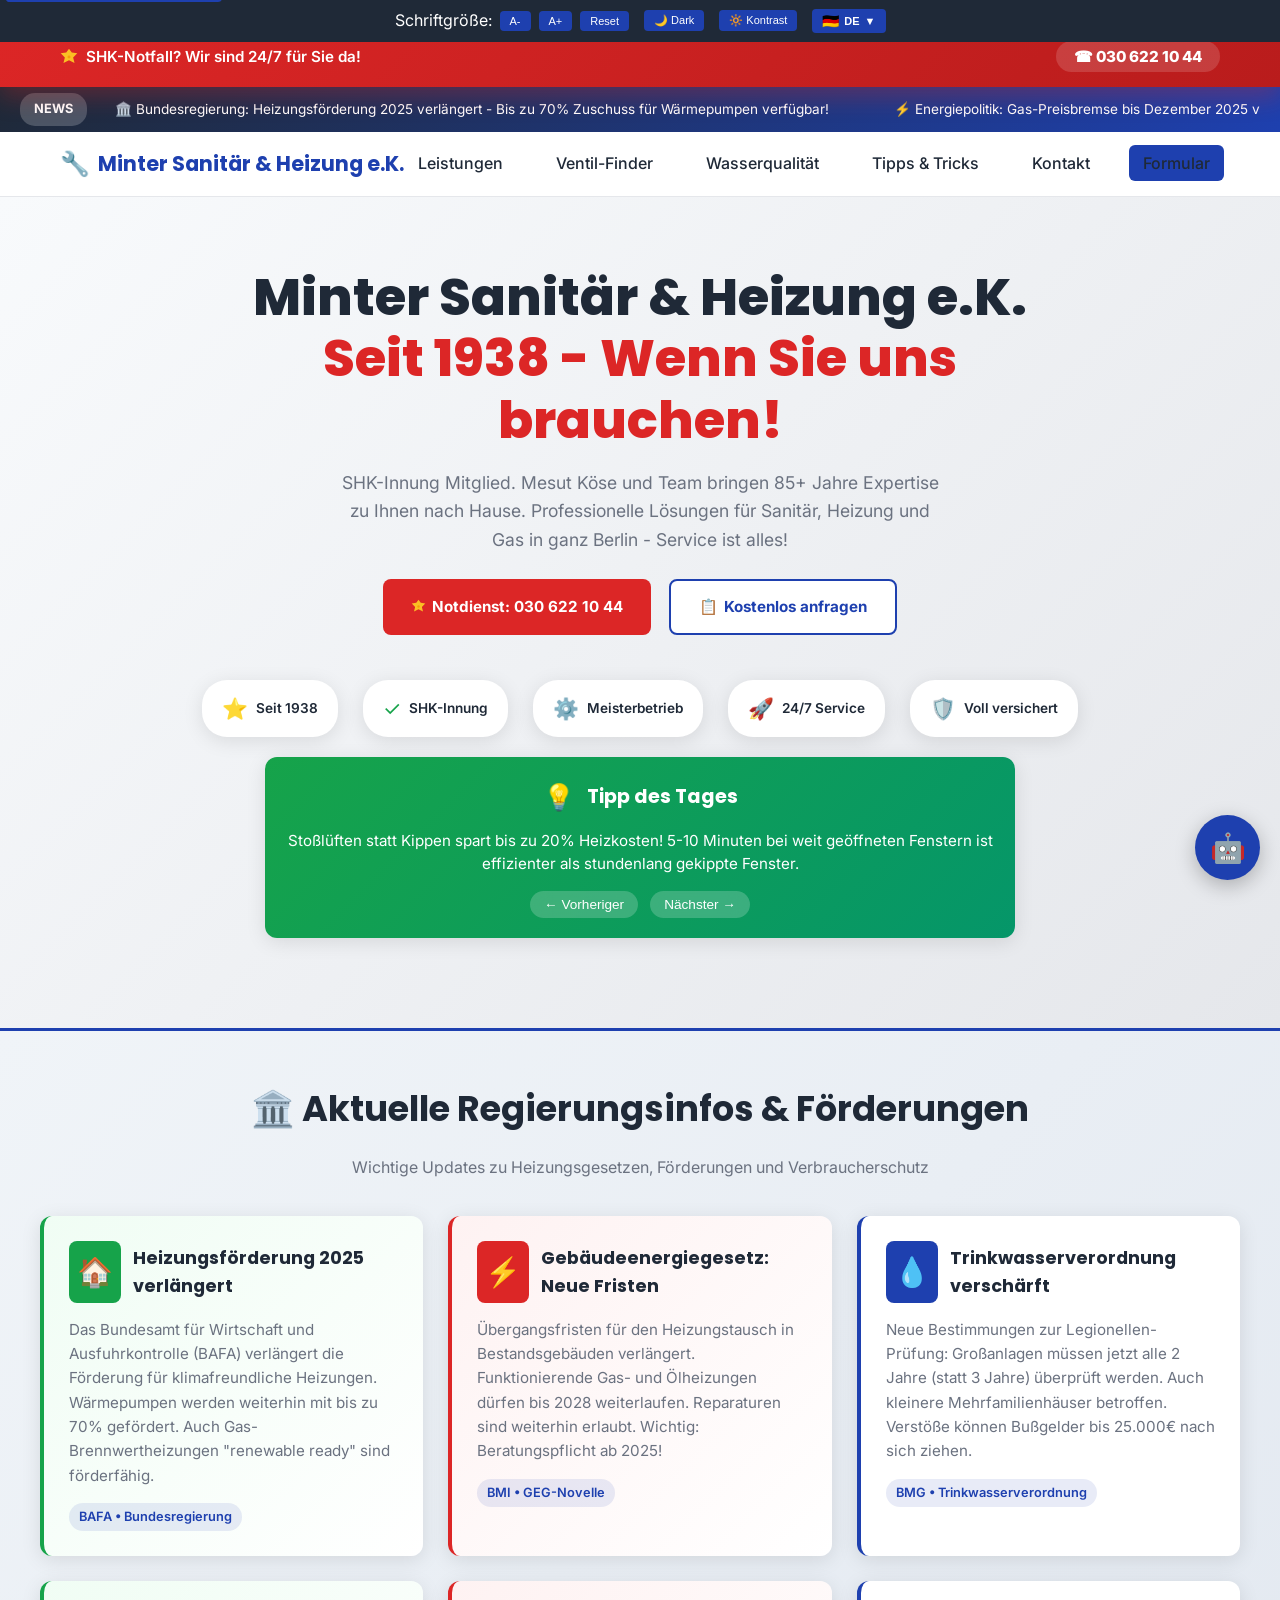
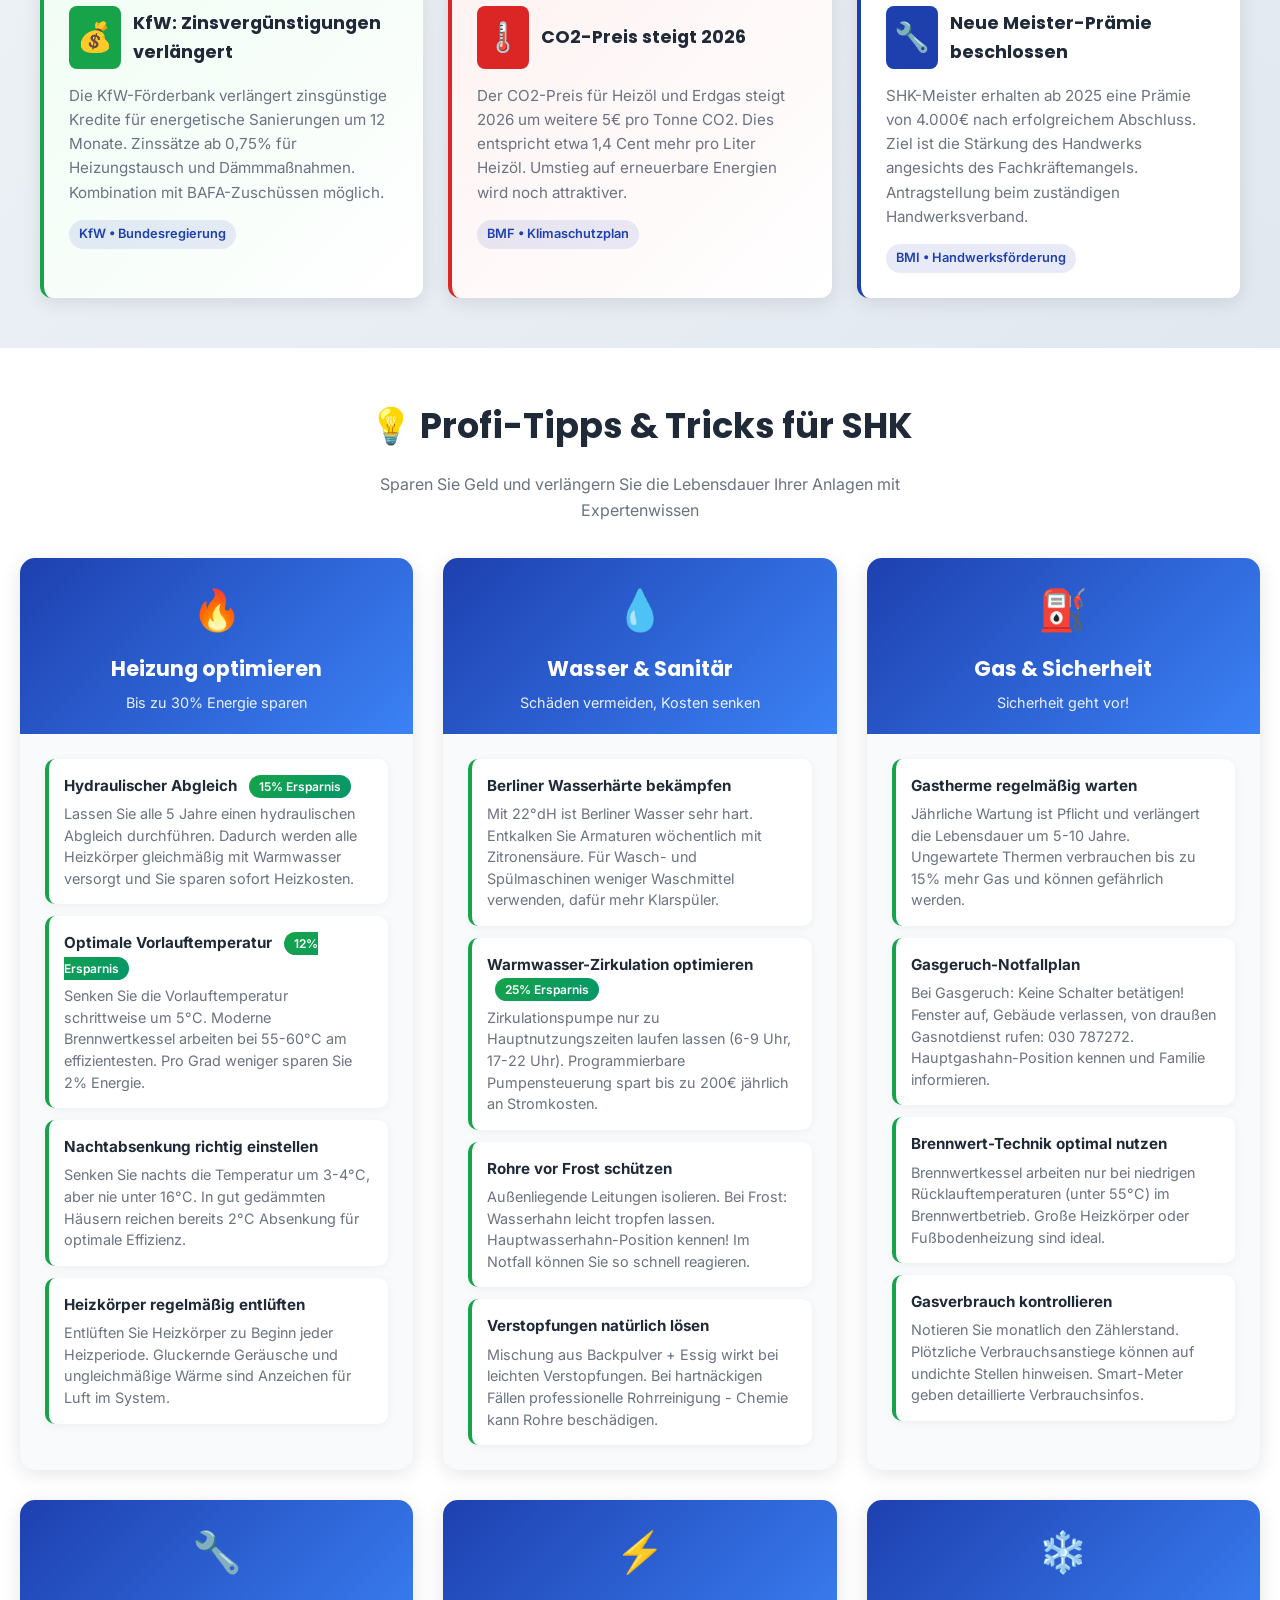
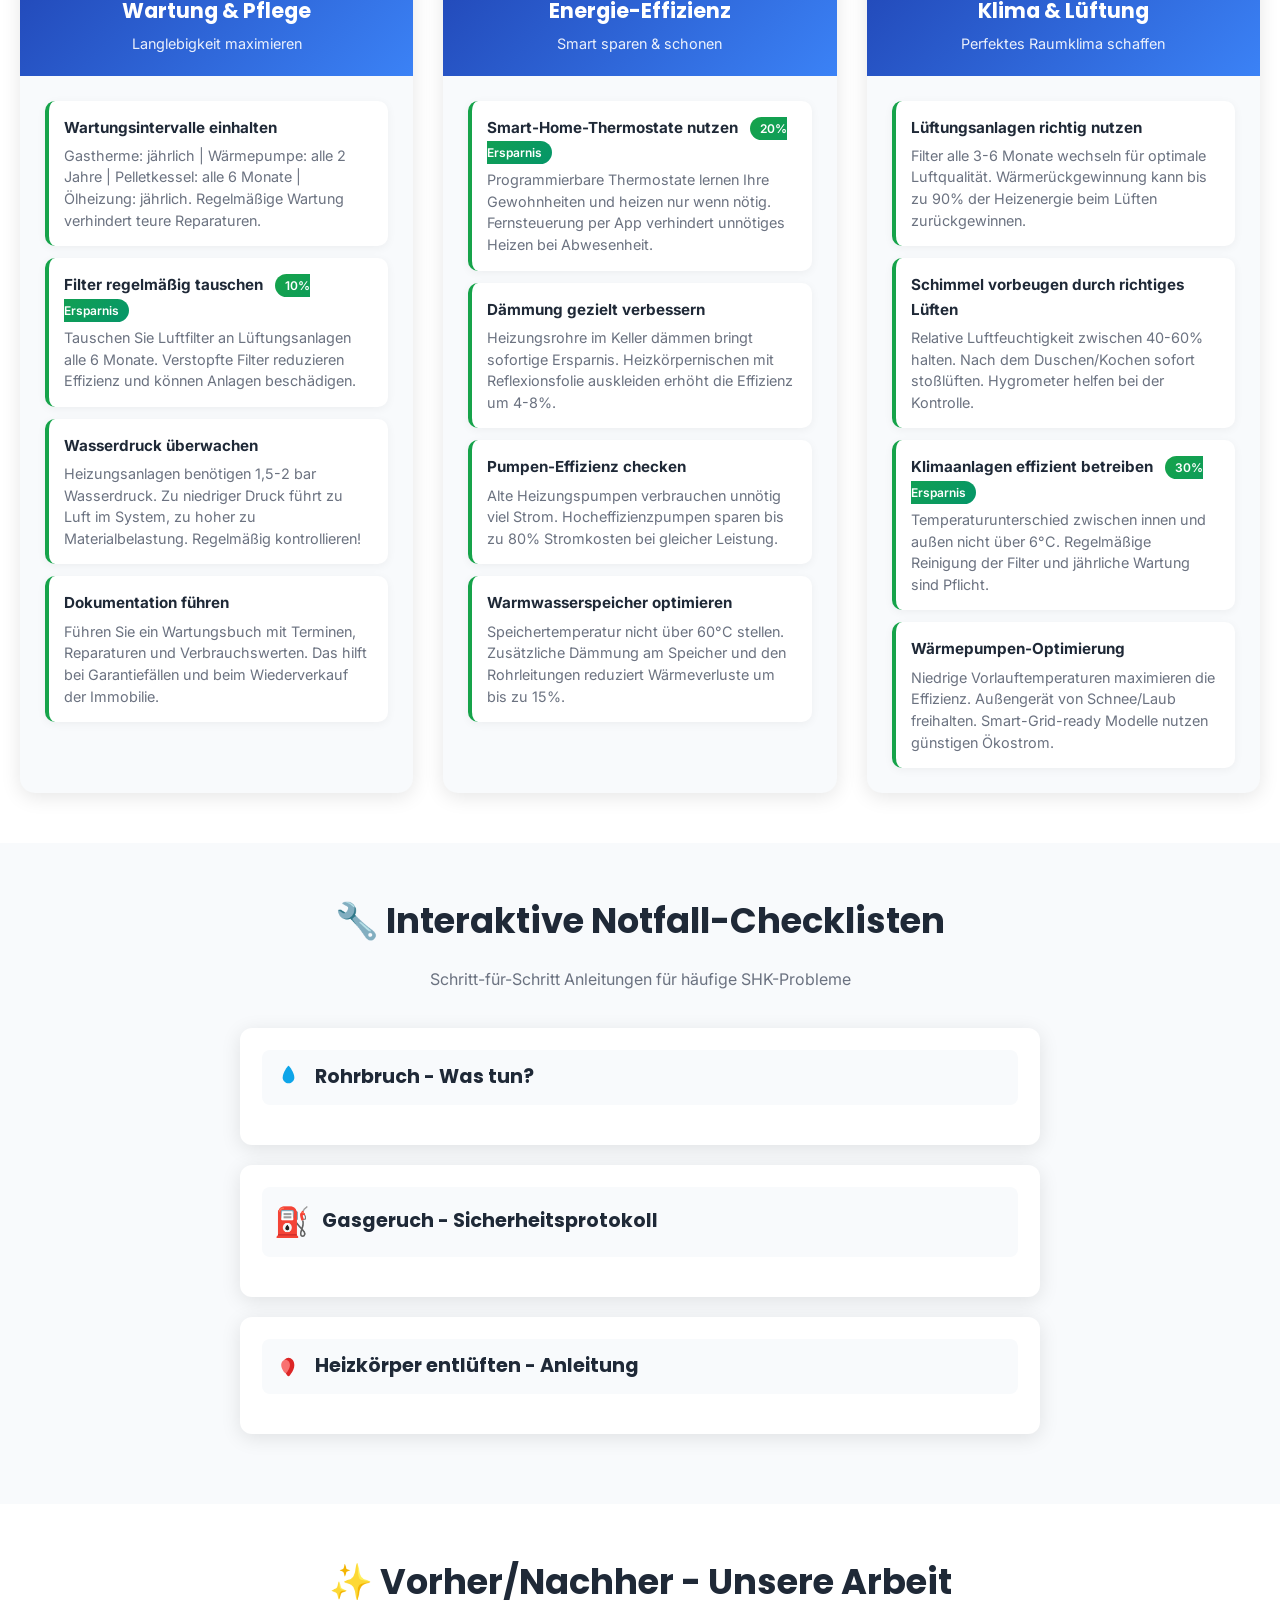
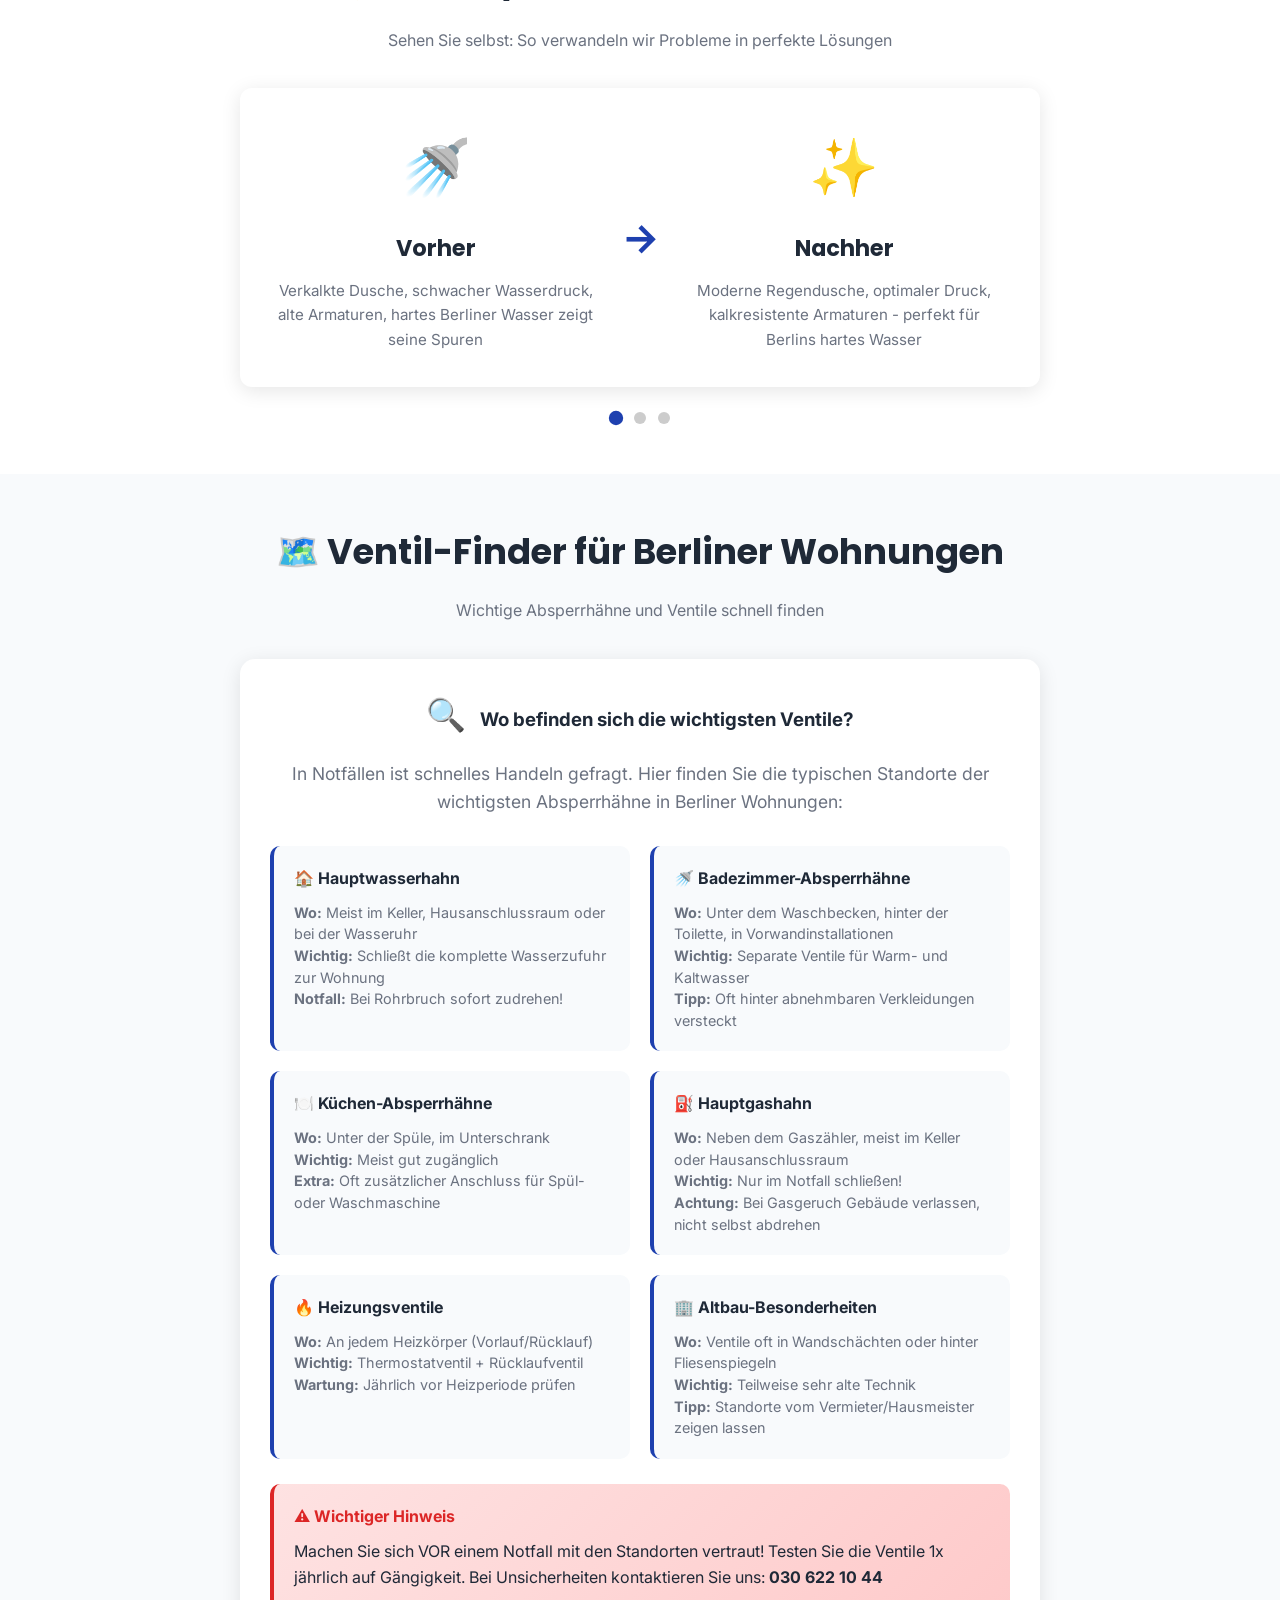
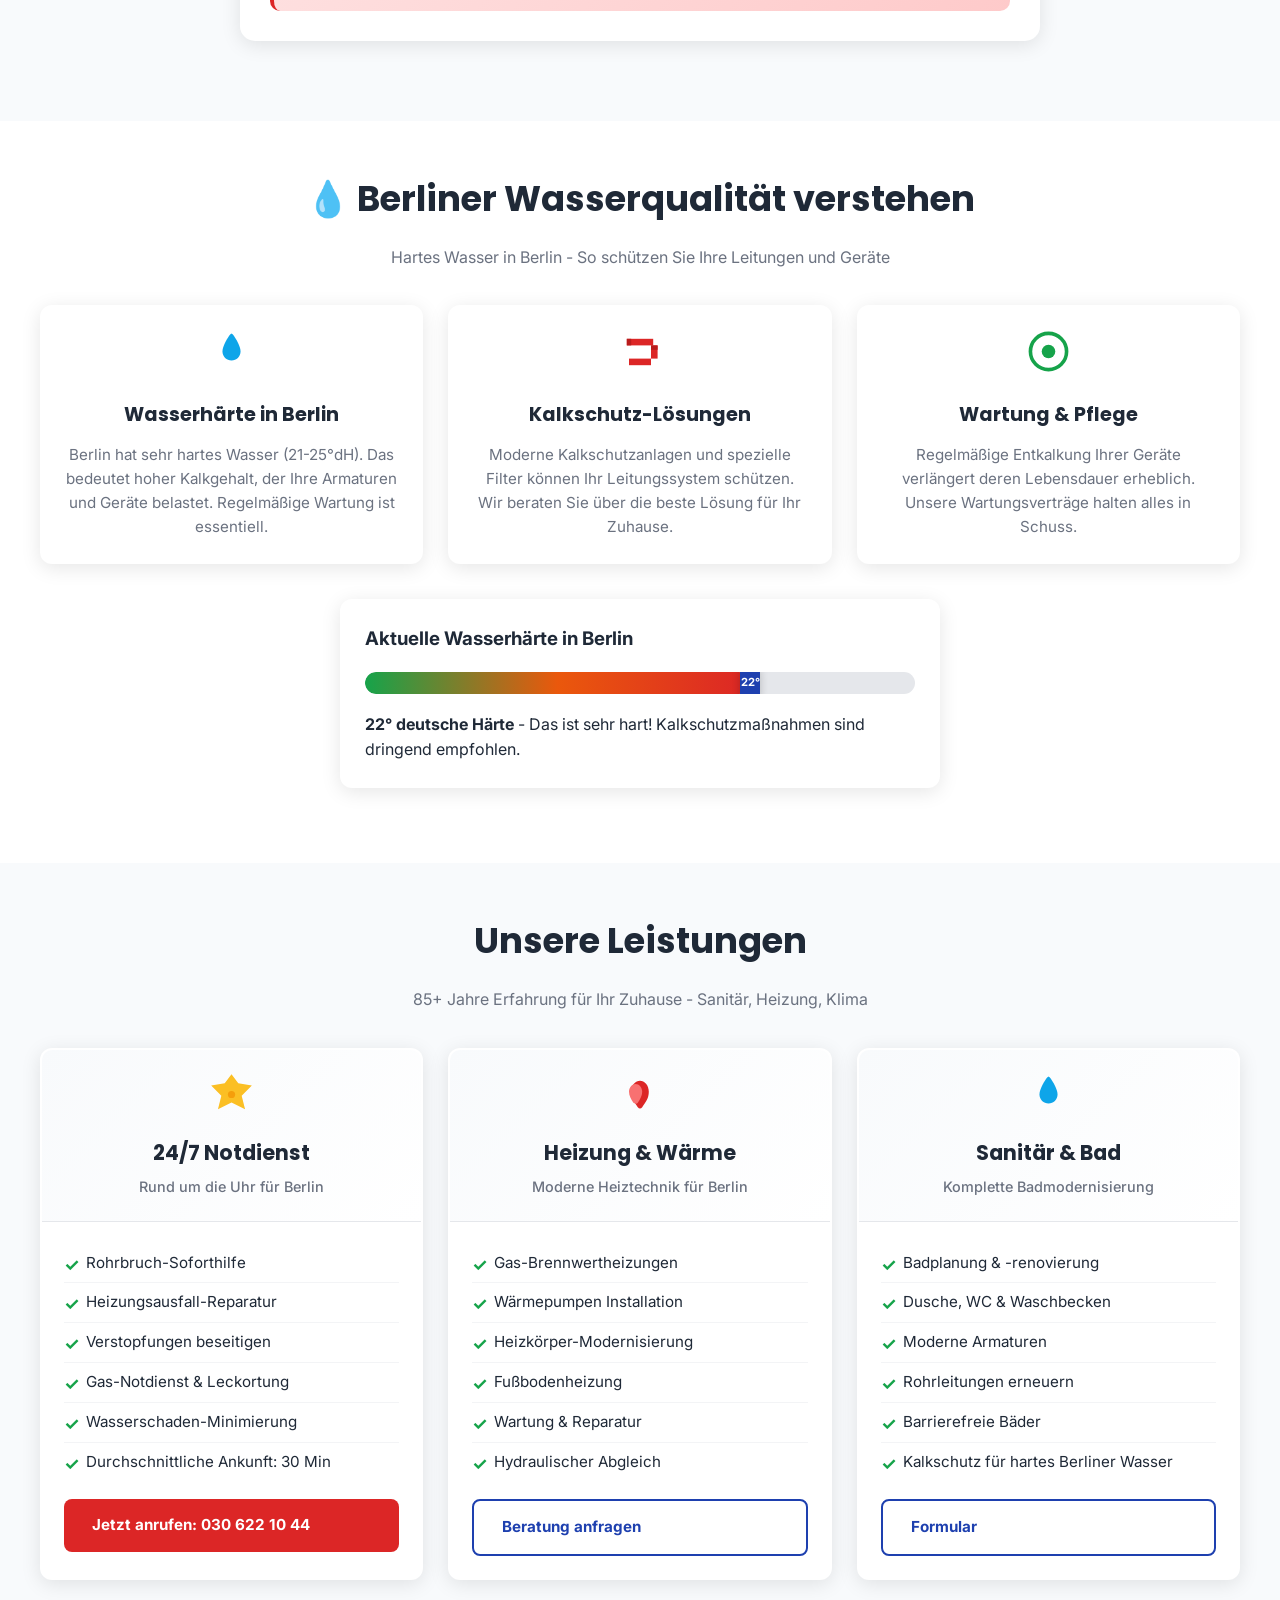
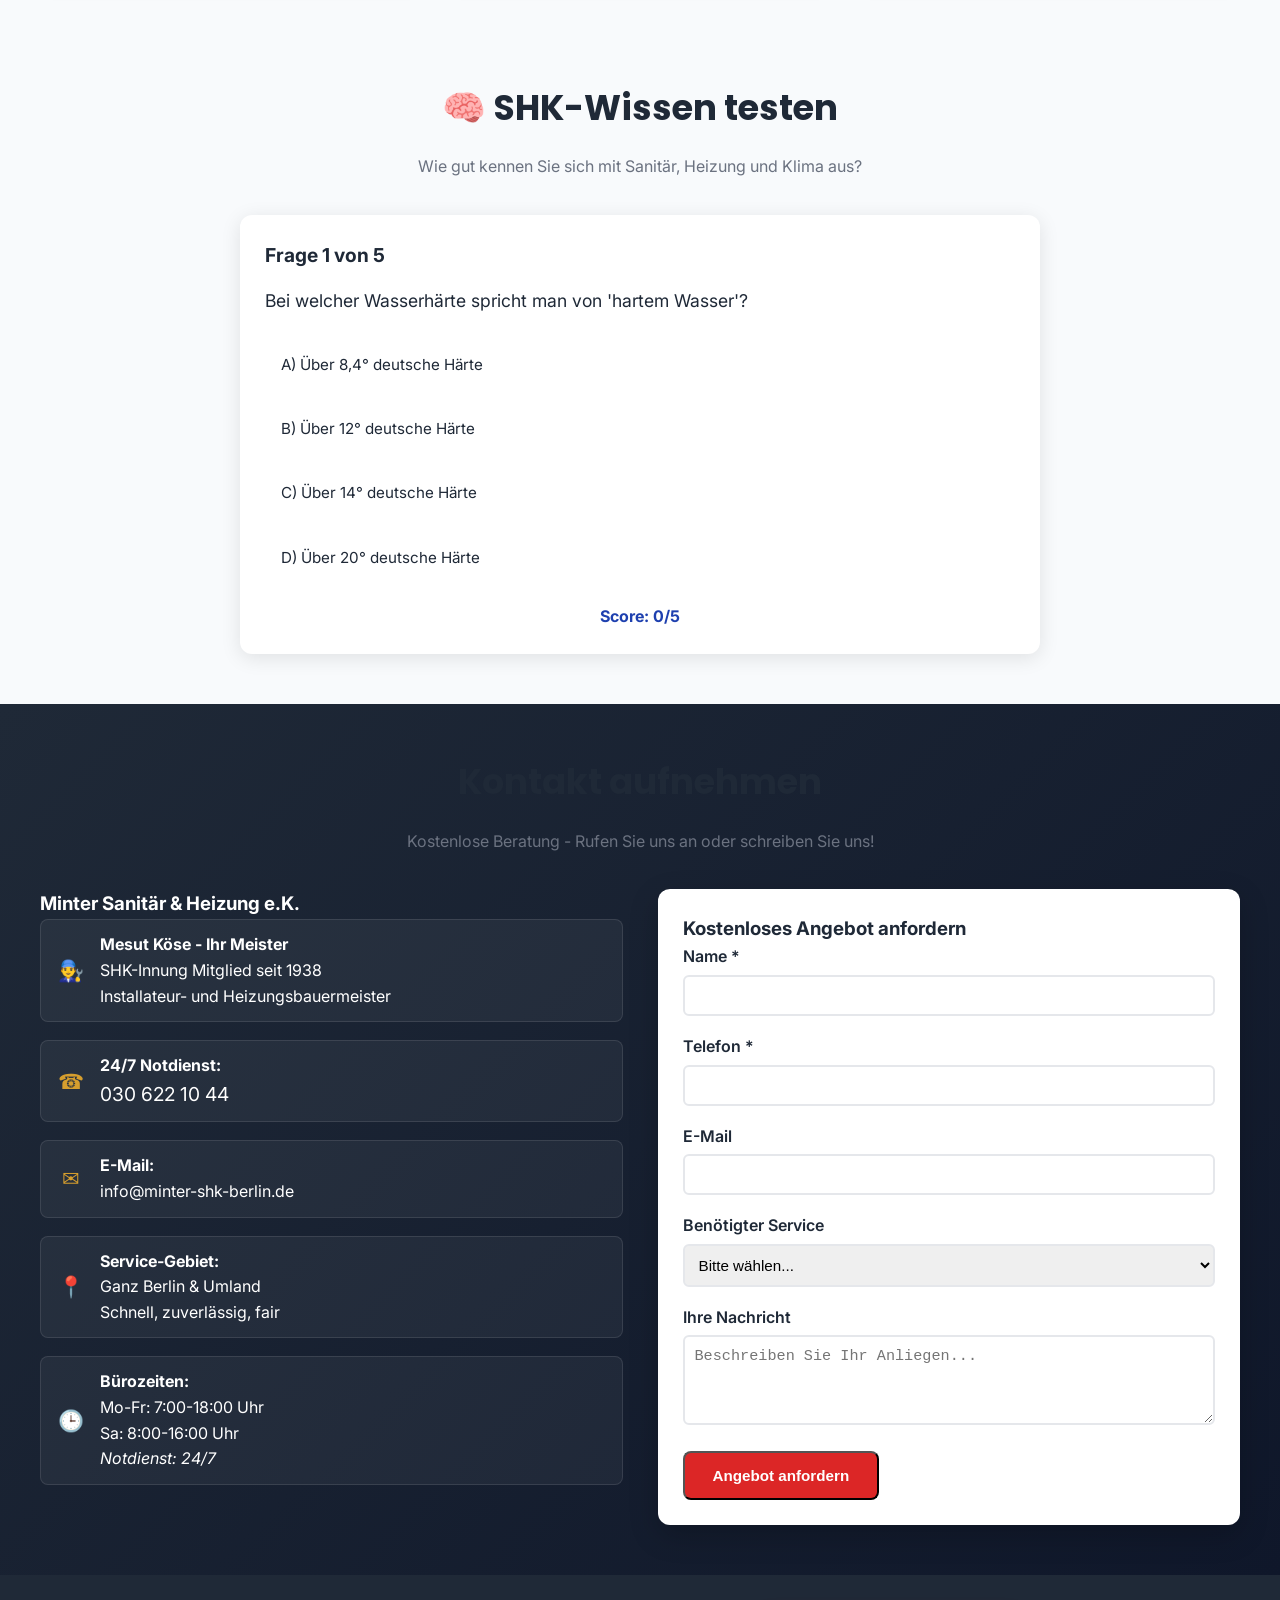
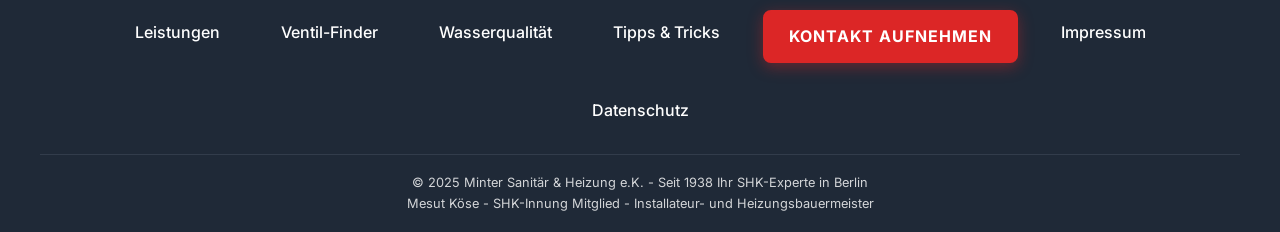
<file: index.html>
<!DOCTYPE html>
<html lang="de">
<head>
    <meta charset="UTF-8">
    <meta name="viewport" content="width=device-width, initial-scale=1.0">
    <title>Minter Sanitär & Heizung e.K. - 24/7 Notdienst Berlin</title>
    <meta name="description" content="SHK-Notdienst Berlin 24/7! Minter Sanitär & Heizung e.K. - Mesut Köse. Seit 1938 Ihr Experte für Sanitär, Heizung, Gas. Durchschnittliche Ankunftszeit: 30 Min.">
    <link href="https://fonts.googleapis.com/css2?family=Inter:wght@300;400;500;600;700;800&family=Poppins:wght@400;500;600;700;800&display=swap" rel="stylesheet">
    <style>
        * {
            margin: 0;
            padding: 0;
            box-sizing: border-box;
        }

        :root {
            --trust-blue: #1e40af;
            --trust-blue-light: #3b82f6;
            --emergency-red: #dc2626;
            --emergency-red-dark: #b91c1c;
            --success-green: #16a34a;
            --warning-orange: #ea580c;
            --accent-gold: #d69e2e;
            --clean-white: #ffffff;
            --warm-gray: #6b7280;
            --deep-navy: #1f2937;
            --light-gray: #f8fafc;
            --border-gray: #e5e7eb;
            --emergency-shadow: 0 10px 25px rgba(220, 38, 38, 0.3);
            --card-shadow: 0 4px 20px rgba(0, 0, 0, 0.1);
            --hover-shadow: 0 8px 30px rgba(0, 0, 0, 0.15);
            --font-size-multiplier: 1;
        }

        body {
            font-family: 'Inter', -apple-system, BlinkMacSystemFont, sans-serif;
            line-height: 1.6;
            color: var(--deep-navy);
            background: var(--clean-white);
            font-size: calc(16px * var(--font-size-multiplier));
        }

        /* Skip Links for Accessibility */
        .skip-link {
            position: absolute;
            top: -40px;
            left: 6px;
            background: var(--trust-blue);
            color: white;
            padding: 8px;
            text-decoration: none;
            border-radius: 4px;
            font-weight: 600;
            z-index: 9999;
            transition: top 0.3s ease;
        }

        .skip-link:focus {
            top: 6px;
        }

        /* Accessibility Controls */
        .accessibility-bar {
            background: var(--deep-navy);
            color: white;
            padding: 8px 0;
            position: fixed;
            top: 0;
            left: 0;
            right: 0;
            z-index: 1001;
            text-align: center;
        }

        .accessibility-controls {
            display: flex;
            justify-content: center;
            align-items: center;
            gap: 15px;
            max-width: 1200px;
            margin: 0 auto;
            padding: 0 20px;
            flex-wrap: wrap;
        }

        .font-control {
            display: flex;
            align-items: center;
            gap: 8px;
        }

        .font-btn, .theme-btn, .contrast-btn {
            background: var(--trust-blue);
            color: white;
            border: none;
            padding: 4px 10px;
            border-radius: 4px;
            cursor: pointer;
            font-size: 11px;
            transition: all 0.3s ease;
        }

        .font-btn:hover, .theme-btn:hover, .contrast-btn:hover {
            background: var(--trust-blue-light);
        }

        /* Enhanced Language Switcher */
        .language-switcher {
            display: flex;
            align-items: center;
        }

        .language-dropdown {
            position: relative;
            display: inline-block;
        }

        .language-btn {
            background: var(--trust-blue);
            border: none;
            cursor: pointer;
            display: flex;
            align-items: center;
            gap: 5px;
            padding: 4px 10px;
            border-radius: 4px;
            transition: all 0.3s ease;
            font-size: 11px;
            font-weight: 600;
            color: white;
        }

        .language-btn:hover {
            background: var(--trust-blue-light);
        }

        .language-dropdown-content {
            display: none;
            position: absolute;
            right: 0;
            top: 100%;
            background: white;
            min-width: 160px;
            border-radius: 8px;
            box-shadow: 0 4px 15px rgba(0,0,0,0.2);
            z-index: 1003;
            overflow: hidden;
            margin-top: 5px;
        }

        .language-dropdown:hover .language-dropdown-content {
            display: block;
            animation: slideDown 0.3s ease-out;
        }

        @keyframes slideDown {
            from { opacity: 0; transform: translateY(-10px); }
            to { opacity: 1; transform: translateY(0); }
        }

        .language-option {
            display: flex;
            align-items: center;
            gap: 8px;
            padding: 8px 12px;
            cursor: pointer;
            transition: all 0.3s ease;
            font-size: 11px;
            border-bottom: 1px solid var(--border-gray);
        }

        .language-option:last-child {
            border-bottom: none;
        }

        .language-option:hover {
            background: var(--light-gray);
        }

        .language-option.active {
            background: var(--trust-blue);
            color: white;
        }

        .language-flag {
            font-size: 14px;
        }

        .language-name {
            font-weight: 500;
        }

        /* Emergency Bar */
        .emergency-bar {
            background: linear-gradient(135deg, var(--emergency-red) 0%, #b91c1c 100%);
            color: white;
            position: fixed;
            top: 32px;
            left: 0;
            right: 0;
            z-index: 1000;
            padding: 12px 0;
            box-shadow: var(--emergency-shadow);
            height: 55px;
        }

        .emergency-content {
            max-width: 1200px;
            margin: 0 auto;
            padding: 0 20px;
            display: flex;
            justify-content: space-between;
            align-items: center;
            flex-wrap: wrap;
            gap: 12px;
        }

        .emergency-text {
            font-weight: 600;
            font-size: 0.95rem;
            display: flex;
            align-items: center;
            gap: 8px;
        }

        .emergency-icon {
            font-size: 1.1rem;
        }

        .emergency-phone {
            background: rgba(255, 255, 255, 0.15);
            color: white;
            padding: 6px 18px;
            border-radius: 20px;
            text-decoration: none;
            font-weight: 800;
            font-size: 0.95rem;
            transition: all 0.3s ease;
            backdrop-filter: blur(10px);
        }

        .emergency-phone:hover {
            background: rgba(255, 255, 255, 0.25);
            transform: scale(1.05);
        }

        /* Updated News Ticker */
        .news-ticker {
            background: linear-gradient(135deg, var(--deep-navy) 0%, var(--trust-blue) 100%);
            color: white;
            position: fixed;
            top: 87px;
            left: 0;
            right: 0;
            z-index: 999;
            height: 45px;
            overflow: hidden;
        }

        .ticker-container {
            display: flex;
            align-items: center;
            height: 100%;
            padding: 10px 20px;
        }

        .ticker-label {
            background: rgba(255, 255, 255, 0.2);
            padding: 6px 14px;
            border-radius: 15px;
            font-weight: 700;
            font-size: 0.8rem;
            margin-right: 18px;
            flex-shrink: 0;
        }

        .ticker-content {
            flex: 1;
            overflow: hidden;
        }

        .ticker-items {
            display: flex;
            animation: scroll 90s linear infinite;
            align-items: center;
            gap: 45px;
            white-space: nowrap;
        }

        @keyframes scroll {
            0% { transform: translateX(100%); }
            100% { transform: translateX(-100%); }
        }

        .ticker-item {
            font-size: 0.85rem;
            cursor: pointer;
            transition: all 0.3s ease;
            padding: 4px 10px;
            border-radius: 12px;
        }

        .ticker-item:hover {
            background: rgba(255, 255, 255, 0.2);
        }

        /* Header */
        .header {
            background: rgba(255, 255, 255, 0.95);
            border-bottom: 1px solid var(--border-gray);
            position: fixed;
            top: 132px;
            left: 0;
            right: 0;
            z-index: 998;
            backdrop-filter: blur(15px);
            height: 65px;
        }

        .nav-container {
            max-width: 1200px;
            margin: 0 auto;
            padding: 0 20px;
            display: flex;
            justify-content: space-between;
            align-items: center;
            height: 100%;
            overflow: hidden;
        }

        .logo {
            font-family: 'Poppins', sans-serif;
            font-size: clamp(1rem, 3vw, 1.3rem);
            font-weight: 700;
            color: var(--trust-blue);
            display: flex;
            align-items: center;
            gap: 8px;
            text-decoration: none;
            flex-shrink: 0;
            white-space: nowrap;
        }

        .logo-icon {
            font-size: clamp(1.2rem, 3vw, 1.5rem);
            color: var(--emergency-red);
        }

        .nav-menu {
            display: flex;
            list-style: none;
            gap: clamp(8px, 2vw, 25px);
            align-items: center;
            flex-shrink: 1;
            min-width: 0;
        }

        .nav-item a {
            text-decoration: none;
            color: var(--deep-navy);
            font-weight: 500;
            padding: 8px 14px;
            border-radius: 6px;
            transition: all 0.3s ease;
            position: relative;
            white-space: nowrap;
            font-size: clamp(0.75rem, 2vw, 1rem);
        }

        .nav-item a::before {
            content: '';
            position: absolute;
            bottom: 0;
            left: 50%;
            width: 0;
            height: 2px;
            background: var(--trust-blue);
            transition: all 0.3s ease;
            transform: translateX(-50%);
            border-radius: 1px;
        }

        .nav-item a:hover {
            color: var(--trust-blue);
            background: rgba(30, 64, 175, 0.1);
        }

        .nav-item a:hover::before {
            width: 100%;
        }

        .cta-button {
            background: var(--trust-blue);
            color: white;
            padding: 10px 20px;
            border-radius: 6px;
            text-decoration: none;
            font-weight: 600;
            transition: all 0.3s ease;
            white-space: nowrap;
            font-size: clamp(0.75rem, 2vw, 1rem);
        }

        .cta-button:hover {
            transform: translateY(-2px);
            box-shadow: 0 6px 20px rgba(30, 64, 175, 0.4);
        }

        .mobile-menu {
            display: none;
            background: none;
            border: none;
            font-size: 1.4rem;
            cursor: pointer;
        }

        /* Main Content */
        .main-content {
            margin-top: 197px;
            min-height: calc(100vh - 197px);
        }

        /* Enhanced Tip Widget */
        .tip-widget {
            background: linear-gradient(135deg, var(--success-green) 0%, #059669 100%);
            color: white;
            padding: 20px;
            border-radius: 12px;
            margin: 20px auto;
            max-width: 750px;
            text-align: center;
            box-shadow: var(--card-shadow);
            transition: all 0.3s ease;
            position: relative;
            overflow: hidden;
        }

        .tip-widget:hover {
            transform: translateY(-3px);
            box-shadow: 0 8px 30px rgba(22, 163, 74, 0.3);
        }

        .tip-header {
            display: flex;
            align-items: center;
            justify-content: center;
            gap: 12px;
            margin-bottom: 12px;
        }

        .tip-icon {
            font-size: calc(1.6rem * var(--font-size-multiplier));
        }

        .tip-title {
            font-family: 'Poppins', sans-serif;
            font-size: calc(1.2rem * var(--font-size-multiplier));
            font-weight: bold;
        }

        .tip-content {
            font-size: calc(0.95rem * var(--font-size-multiplier));
            line-height: 1.5;
            margin-bottom: 15px;
        }

        .tip-controls {
            display: flex;
            justify-content: center;
            gap: 12px;
        }

        .tip-btn {
            background: rgba(255,255,255,0.2);
            color: white;
            border: none;
            padding: 6px 14px;
            border-radius: 15px;
            cursor: pointer;
            transition: all 0.3s ease;
            backdrop-filter: blur(10px);
            font-size: 0.85rem;
        }

        .tip-btn:hover {
            background: rgba(255,255,255,0.3);
            transform: scale(1.05);
        }

        /* Hero Section */
        .hero {
            background: linear-gradient(135deg, var(--light-gray) 0%, #e5e7eb 100%);
            padding: 70px 20px;
            text-align: center;
            position: relative;
            overflow: hidden;
        }

        .hero-container {
            max-width: 900px;
            margin: 0 auto;
            position: relative;
            z-index: 1;
        }

        .hero h1 {
            font-family: 'Poppins', sans-serif;
            font-size: clamp(1.8rem, 4vw, 3.2rem);
            font-weight: 800;
            color: var(--deep-navy);
            margin-bottom: 18px;
            line-height: 1.2;
        }

        .hero-highlight {
            color: var(--emergency-red);
            display: block;
        }

        .hero p {
            font-size: calc(1.1rem * var(--font-size-multiplier));
            color: var(--warm-gray);
            margin-bottom: 25px;
            max-width: 600px;
            margin-left: auto;
            margin-right: auto;
        }

        .hero-ctas {
            display: flex;
            gap: 18px;
            justify-content: center;
            flex-wrap: wrap;
            margin-bottom: 45px;
        }

        .btn {
            padding: 14px 28px;
            border-radius: 8px;
            text-decoration: none;
            font-weight: 700;
            font-size: calc(0.95rem * var(--font-size-multiplier));
            transition: all 0.3s ease;
            display: flex;
            align-items: center;
            gap: 6px;
            position: relative;
            overflow: hidden;
            white-space: nowrap;
        }

        .btn-primary {
            background: var(--emergency-red);
            color: white;
        }

        .btn-primary:hover {
            transform: translateY(-3px);
            box-shadow: 0 12px 30px rgba(220, 38, 38, 0.4);
        }

        .btn-secondary {
            background: white;
            color: var(--trust-blue);
            border: 2px solid var(--trust-blue);
        }

        .btn-secondary:hover {
            background: var(--trust-blue);
            color: white;
            transform: translateY(-3px);
        }

        /* Trust Indicators */
        .trust-indicators {
            display: flex;
            justify-content: center;
            gap: 25px;
            flex-wrap: wrap;
        }

        .trust-item {
            display: flex;
            align-items: center;
            gap: 8px;
            background: white;
            padding: 12px 20px;
            border-radius: 25px;
            box-shadow: var(--card-shadow);
            transition: all 0.3s ease;
        }

        .trust-item:hover {
            transform: translateY(-3px);
            box-shadow: var(--hover-shadow);
        }

        .trust-icon {
            font-size: calc(1.3rem * var(--font-size-multiplier));
            color: var(--success-green);
        }

        .trust-text {
            font-weight: 600;
            color: var(--deep-navy);
            font-size: calc(0.85rem * var(--font-size-multiplier));
        }

        /* Government News Section */
        .government-news-section {
            padding: 50px 20px;
            background: linear-gradient(135deg, #f0f4f8 0%, #e2e8f0 100%);
            border-top: 3px solid var(--trust-blue);
        }

        .government-news-grid {
            display: grid;
            grid-template-columns: repeat(auto-fit, minmax(350px, 1fr));
            gap: 25px;
            max-width: 1200px;
            margin: 35px auto 0;
        }

        .news-card {
            background: white;
            padding: 25px;
            border-radius: 12px;
            box-shadow: var(--card-shadow);
            transition: all 0.3s ease;
            border-left: 4px solid var(--trust-blue);
            position: relative;
        }

        .news-card:hover {
            transform: translateY(-5px);
            box-shadow: var(--hover-shadow);
        }

        .news-card.urgent {
            border-left-color: var(--emergency-red);
            background: linear-gradient(135deg, #fef2f2 0%, white 100%);
        }

        .news-card.positive {
            border-left-color: var(--success-green);
            background: linear-gradient(135deg, #f0fdf4 0%, white 100%);
        }

        .news-header {
            display: flex;
            align-items: center;
            gap: 12px;
            margin-bottom: 15px;
        }

        .news-icon {
            font-size: 1.8rem;
            padding: 8px;
            border-radius: 8px;
            color: white;
        }

        .news-icon.govt {
            background: var(--trust-blue);
        }

        .news-icon.urgent {
            background: var(--emergency-red);
        }

        .news-icon.positive {
            background: var(--success-green);
        }

        .news-title {
            font-family: 'Poppins', sans-serif;
            font-size: 1.1rem;
            font-weight: 700;
            color: var(--deep-navy);
        }

        .news-content {
            font-size: 0.95rem;
            line-height: 1.6;
            color: var(--warm-gray);
            margin-bottom: 15px;
        }

        .news-source {
            font-size: 0.8rem;
            color: var(--trust-blue);
            font-weight: 600;
            background: rgba(30, 64, 175, 0.1);
            padding: 4px 10px;
            border-radius: 15px;
            display: inline-block;
        }

        /* Comprehensive Tips & Tricks Section */
        .tips-tricks-section {
            padding: 50px 20px;
            background: white;
        }

        .tips-categories {
            display: grid;
            grid-template-columns: repeat(auto-fit, minmax(350px, 1fr));
            gap: 30px;
            max-width: 1400px;
            margin: 35px auto 0;
        }

        .tip-category {
            background: var(--light-gray);
            border-radius: 15px;
            overflow: hidden;
            box-shadow: var(--card-shadow);
            transition: all 0.3s ease;
        }

        .tip-category:hover {
            transform: translateY(-5px);
            box-shadow: var(--hover-shadow);
        }

        .tip-category-header {
            background: linear-gradient(135deg, var(--trust-blue) 0%, var(--trust-blue-light) 100%);
            color: white;
            padding: 20px;
            text-align: center;
        }

        .tip-category-icon {
            font-size: 2.5rem;
            margin-bottom: 10px;
            display: block;
        }

        .tip-category-title {
            font-family: 'Poppins', sans-serif;
            font-size: 1.3rem;
            font-weight: 700;
            margin-bottom: 5px;
        }

        .tip-category-subtitle {
            font-size: 0.9rem;
            opacity: 0.9;
        }

        .tips-list {
            padding: 25px;
        }

        .tip-item {
            background: white;
            padding: 15px;
            margin-bottom: 12px;
            border-radius: 10px;
            border-left: 4px solid var(--success-green);
            box-shadow: 0 2px 10px rgba(0,0,0,0.05);
            transition: all 0.3s ease;
        }

        .tip-item:hover {
            transform: translateX(8px);
            box-shadow: 0 4px 15px rgba(0,0,0,0.1);
        }

        .tip-item:last-child {
            margin-bottom: 0;
        }

        .tip-item-title {
            font-weight: 700;
            color: var(--deep-navy);
            margin-bottom: 5px;
            font-size: 0.95rem;
        }

        .tip-item-content {
            font-size: 0.9rem;
            color: var(--warm-gray);
            line-height: 1.5;
        }

        .tip-savings {
            background: linear-gradient(135deg, var(--success-green) 0%, #059669 100%);
            color: white;
            padding: 4px 10px;
            border-radius: 12px;
            font-size: 0.75rem;
            font-weight: 600;
            margin-left: 8px;
        }

        /* Enhanced Interactive Checklists */
        .checklists-section {
            padding: 50px 20px;
            background: var(--light-gray);
        }

        .section-title {
            font-family: 'Poppins', sans-serif;
            font-size: calc(2.2rem * var(--font-size-multiplier));
            font-weight: 700;
            color: var(--deep-navy);
            margin-bottom: 18px;
            text-align: center;
        }

        .section-subtitle {
            font-size: calc(1rem * var(--font-size-multiplier));
            color: var(--warm-gray);
            margin-bottom: 35px;
            text-align: center;
            max-width: 600px;
            margin-left: auto;
            margin-right: auto;
        }

        .checklist-container {
            background: white;
            border-radius: 12px;
            padding: 20px;
            margin: 20px auto;
            max-width: 800px;
            box-shadow: var(--card-shadow);
            transition: all 0.3s ease;
            border: 2px solid transparent;
        }

        .checklist-container:hover {
            transform: translateY(-3px);
            box-shadow: var(--hover-shadow);
            border-color: var(--trust-blue);
        }

        .checklist-header {
            display: flex;
            align-items: center;
            gap: 12px;
            margin-bottom: 18px;
            cursor: pointer;
            padding: 12px;
            background: var(--light-gray);
            border-radius: 8px;
            transition: all 0.3s ease;
        }

        .checklist-header:hover {
            background: #e2e8f0;
        }

        .checklist-icon {
            font-size: calc(1.8rem * var(--font-size-multiplier));
        }

        .checklist-title {
            font-family: 'Poppins', sans-serif;
            font-size: calc(1.2rem * var(--font-size-multiplier));
            font-weight: bold;
            color: var(--deep-navy);
        }

        .checklist-content {
            display: none;
            padding: 12px 0;
        }

        .checklist-content.active {
            display: block;
            animation: slideDown 0.3s ease-out;
        }

        .checklist-item {
            display: flex;
            align-items: flex-start;
            gap: 12px;
            padding: 10px;
            border-bottom: 1px solid var(--border-gray);
            transition: all 0.3s ease;
            border-radius: 6px;
        }

        .checklist-item:hover {
            background: var(--light-gray);
            transform: translateX(5px);
        }

        .checklist-checkbox {
            width: 22px;
            height: 22px;
            border: 2px solid var(--trust-blue);
            border-radius: 5px;
            cursor: pointer;
            display: flex;
            align-items: center;
            justify-content: center;
            flex-shrink: 0;
            margin-top: 2px;
            transition: all 0.3s ease;
        }

        .checklist-checkbox.checked {
            background: var(--trust-blue);
            color: white;
            transform: scale(1.1);
        }

        .checklist-text {
            font-size: calc(0.95rem * var(--font-size-multiplier));
            line-height: 1.5;
        }

        /* Before/After Slider */
        .before-after-section {
            padding: 50px 20px;
            background: white;
        }

        .slider-container {
            max-width: 800px;
            margin: 0 auto;
            position: relative;
        }

        .slider-slide {
            display: none;
            opacity: 0;
            transition: all 0.5s ease;
        }

        .slider-slide.active {
            display: block;
            opacity: 1;
        }

        .slide-content {
            display: grid;
            grid-template-columns: 1fr auto 1fr;
            gap: 25px;
            align-items: center;
            background: white;
            padding: 35px;
            border-radius: 12px;
            box-shadow: var(--card-shadow);
        }

        .slide-before, .slide-after {
            text-align: center;
        }

        .slide-icon {
            font-size: 3.5rem;
            margin-bottom: 18px;
            display: block;
        }

        .slide-title {
            font-family: 'Poppins', sans-serif;
            font-size: 1.4rem;
            font-weight: 700;
            margin-bottom: 12px;
            color: var(--deep-navy);
        }

        .slide-description {
            font-size: 0.95rem;
            color: var(--warm-gray);
            line-height: 1.6;
        }

        .slide-arrow {
            font-size: 2.5rem;
            color: var(--trust-blue);
            font-weight: bold;
        }

        .slider-controls {
            display: flex;
            justify-content: center;
            gap: 12px;
            margin-top: 25px;
        }

        .slider-dot {
            width: 12px;
            height: 12px;
            border-radius: 50%;
            background: #ccc;
            cursor: pointer;
            transition: all 0.3s ease;
        }

        .slider-dot.active {
            background: var(--trust-blue);
            transform: scale(1.2);
        }

        /* TEXT-ONLY Valve Map Section */
        .valve-map-section {
            padding: 50px 20px;
            background: var(--light-gray);
        }

        .static-map-info {
            max-width: 800px;
            margin: 30px auto;
            background: white;
            padding: 30px;
            border-radius: 15px;
            box-shadow: var(--card-shadow);
        }

        .valve-locations {
            display: grid;
            grid-template-columns: repeat(auto-fit, minmax(250px, 1fr));
            gap: 20px;
            margin-top: 25px;
        }

        .valve-location {
            background: var(--light-gray);
            padding: 20px;
            border-radius: 10px;
            border-left: 4px solid var(--trust-blue);
            transition: all 0.3s ease;
        }

        .valve-location:hover {
            transform: translateY(-3px);
            box-shadow: var(--card-shadow);
        }

        .valve-location h4 {
            color: var(--deep-navy);
            margin-bottom: 10px;
            font-weight: 700;
        }

        .valve-location p {
            color: var(--warm-gray);
            font-size: 0.9rem;
            line-height: 1.5;
        }

        /* Water Quality Section */
        .water-quality {
            padding: 50px 20px;
            background: white;
        }

        .water-info-grid {
            display: grid;
            grid-template-columns: repeat(auto-fit, minmax(280px, 1fr));
            gap: 25px;
            margin-bottom: 35px;
            max-width: 1200px;
            margin-left: auto;
            margin-right: auto;
        }

        .water-card {
            background: white;
            padding: 22px;
            border-radius: 12px;
            box-shadow: var(--card-shadow);
            text-align: center;
            transition: all 0.3s ease;
            border: 2px solid transparent;
        }

        .water-card:hover {
            transform: translateY(-6px);
            border-color: var(--trust-blue);
            box-shadow: var(--hover-shadow);
        }

        .water-icon {
            font-size: calc(2.8rem * var(--font-size-multiplier));
            margin-bottom: 18px;
            display: block;
        }

        .water-card h3 {
            font-family: 'Poppins', sans-serif;
            font-size: calc(1.2rem * var(--font-size-multiplier));
            margin-bottom: 12px;
            color: var(--deep-navy);
        }

        .water-card p {
            color: var(--warm-gray);
            line-height: 1.6;
            font-size: calc(0.95rem * var(--font-size-multiplier));
        }

        /* Hardness Meter */
        .hardness-meter {
            background: white;
            padding: 25px;
            border-radius: 12px;
            box-shadow: var(--card-shadow);
            margin: 25px auto;
            max-width: 600px;
            transition: all 0.3s ease;
        }

        .hardness-meter:hover {
            transform: translateY(-3px);
            box-shadow: var(--hover-shadow);
        }

        .meter-container {
            position: relative;
            height: 22px;
            background: #e5e7eb;
            border-radius: 12px;
            overflow: hidden;
            margin: 18px 0;
        }

        .meter-fill {
            height: 100%;
            background: linear-gradient(90deg, var(--success-green) 0%, var(--warning-orange) 50%, var(--emergency-red) 100%);
            width: 70%;
            border-radius: 12px;
            position: relative;
        }

        .meter-pointer {
            position: absolute;
            top: -6px;
            right: -10px;
            width: 20px;
            height: 34px;
            background: var(--trust-blue);
            border-radius: 6px;
            display: flex;
            align-items: center;
            justify-content: center;
            color: white;
            font-size: calc(0.7rem * var(--font-size-multiplier));
            font-weight: bold;
            box-shadow: 0 2px 8px rgba(0,0,0,0.2);
        }

        /* Services Section */
        .services {
            padding: 50px 20px;
            background: var(--light-gray);
        }

        .services-grid {
            display: grid;
            grid-template-columns: repeat(auto-fit, minmax(280px, 1fr));
            gap: 25px;
            max-width: 1200px;
            margin: 0 auto;
            margin-top: 35px;
        }

        .service-card {
            background: white;
            border-radius: 12px;
            overflow: hidden;
            box-shadow: var(--card-shadow);
            transition: all 0.3s ease;
            border: 2px solid transparent;
        }

        .service-card:hover {
            border-color: var(--trust-blue);
            box-shadow: var(--hover-shadow);
            transform: translateY(-6px);
        }

        .service-header {
            padding: 22px;
            text-align: center;
            background: linear-gradient(135deg, var(--light-gray) 0%, white 100%);
            border-bottom: 1px solid var(--border-gray);
        }

        .service-icon {
            font-size: calc(2.8rem * var(--font-size-multiplier));
            margin-bottom: 12px;
            display: block;
            transition: all 0.3s ease;
        }

        .service-title {
            font-family: 'Poppins', sans-serif;
            font-size: calc(1.3rem * var(--font-size-multiplier));
            font-weight: 700;
            margin-bottom: 6px;
            color: var(--deep-navy);
        }

        .service-subtitle {
            font-size: calc(0.9rem * var(--font-size-multiplier));
            color: var(--warm-gray);
            font-weight: 500;
        }

        .service-content {
            padding: 22px;
        }

        .feature-list {
            list-style: none;
            margin-bottom: 18px;
        }

        .feature-list li {
            padding: 8px 0;
            padding-left: 22px;
            position: relative;
            color: var(--deep-navy);
            font-size: calc(0.95rem * var(--font-size-multiplier));
            line-height: 1.5;
            border-bottom: 1px solid #f3f4f6;
            transition: all 0.3s ease;
        }

        .feature-list li:hover {
            transform: translateX(5px);
            color: var(--trust-blue);
        }

        .feature-list li:last-child {
            border-bottom: none;
        }

        .feature-list li::before {
            content: "✓";
            position: absolute;
            left: 0;
            color: var(--success-green);
            font-weight: bold;
            font-size: calc(1.1rem * var(--font-size-multiplier));
        }

        /* Enhanced Chatbot */
        .chatbot-container {
            position: fixed;
            bottom: 20px;
            right: 20px;
            z-index: 1000;
        }

        .bot-intro-overlay {
            position: fixed;
            top: 50%;
            right: 20px;
            background: linear-gradient(135deg, var(--trust-blue) 0%, #3b82f6 100%);
            color: white;
            padding: 20px;
            border-radius: 15px;
            box-shadow: 0 10px 30px rgba(0,0,0,0.3);
            z-index: 1001;
            max-width: 280px;
            opacity: 0;
            transform: translateX(100%);
            transition: all 0.5s cubic-bezier(0.68, -0.55, 0.265, 1.55);
            font-size: 0.9rem;
        }

        .bot-intro-overlay.show {
            opacity: 1;
            transform: translateX(0);
        }

        .bot-intro-overlay .close-btn {
            position: absolute;
            top: 5px;
            right: 8px;
            background: none;
            border: none;
            color: white;
            font-size: 1.2rem;
            cursor: pointer;
            opacity: 0.7;
        }

        .bot-intro-overlay .close-btn:hover {
            opacity: 1;
        }

        .chatbot-toggle {
            background: var(--trust-blue);
            color: white;
            border: none;
            border-radius: 50%;
            width: 65px;
            height: 65px;
            font-size: 1.8rem;
            cursor: pointer;
            box-shadow: 0 6px 20px rgba(0,0,0,0.25);
            transition: all 0.3s ease;
            position: relative;
            overflow: hidden;
        }

        .chatbot-toggle::before {
            content: "Fragen?";
            position: absolute;
            bottom: 75px;
            right: 0;
            background: var(--deep-navy);
            color: white;
            padding: 8px 12px;
            border-radius: 20px;
            font-size: 12px;
            font-weight: 600;
            white-space: nowrap;
            opacity: 0;
            animation: fadeInOut 4s ease-in-out infinite 2s;
        }

        @keyframes fadeInOut {
            0%, 30%, 70%, 100% { opacity: 0; transform: translateY(5px); }
            35%, 65% { opacity: 1; transform: translateY(0); }
        }

        .chatbot-toggle:hover {
            transform: scale(1.1);
            background: var(--emergency-red);
            box-shadow: 0 8px 25px rgba(220, 38, 38, 0.4);
        }

        .chatbot-window {
            display: none;
            position: absolute;
            bottom: 75px;
            right: 0;
            width: 320px;
            height: 400px;
            background: white;
            border-radius: 15px;
            box-shadow: 0 10px 30px rgba(0,0,0,0.3);
            overflow: hidden;
            transform: scale(0.8) translateY(20px);
            opacity: 0;
            transition: all 0.3s cubic-bezier(0.68, -0.55, 0.265, 1.55);
        }

        .chatbot-window.show {
            display: block;
            transform: scale(1) translateY(0);
            opacity: 1;
        }

        .chatbot-header {
            background: var(--trust-blue);
            color: white;
            padding: 15px;
            display: flex;
            align-items: center;
            gap: 10px;
        }

        .chatbot-avatar {
            width: 35px;
            height: 35px;
            border-radius: 50%;
            background: white;
            display: flex;
            align-items: center;
            justify-content: center;
            font-size: calc(1.2rem * var(--font-size-multiplier));
            color: var(--trust-blue);
        }

        .chatbot-messages {
            height: 280px;
            overflow-y: auto;
            padding: 15px;
            background: var(--light-gray);
        }

        .chatbot-message {
            background: white;
            padding: 12px;
            border-radius: 10px;
            margin-bottom: 10px;
            font-size: calc(0.85rem * var(--font-size-multiplier));
            box-shadow: 0 2px 5px rgba(0,0,0,0.1);
            animation: messageSlideIn 0.3s ease-out;
        }

        @keyframes messageSlideIn {
            from {
                opacity: 0;
                transform: translateX(-20px);
            }
            to {
                opacity: 1;
                transform: translateX(0);
            }
        }

        .emergency-numbers {
            background: linear-gradient(135deg, #fee2e2 0%, #fecaca 100%);
            border-left: 4px solid var(--emergency-red);
            padding: 12px;
            margin: 8px 0;
            border-radius: 6px;
        }

        .emergency-numbers h4 {
            color: var(--emergency-red);
            margin-bottom: 8px;
            font-size: calc(0.85rem * var(--font-size-multiplier));
        }

        .emergency-numbers a {
            display: block;
            color: var(--deep-navy);
            text-decoration: none;
            margin: 3px 0;
            font-weight: 500;
            transition: all 0.3s ease;
            padding: 3px;
            border-radius: 3px;
            white-space: nowrap;
        }

        .emergency-numbers a:hover {
            color: var(--emergency-red);
            background: rgba(220, 38, 38, 0.1);
            transform: translateX(5px);
        }

        .chatbot-input {
            padding: 10px;
            border-top: 1px solid var(--border-gray);
            background: white;
        }

        .chatbot-input input {
            width: 100%;
            padding: 10px;
            border: 1px solid var(--border-gray);
            border-radius: 20px;
            font-size: calc(0.85rem * var(--font-size-multiplier));
            transition: all 0.3s ease;
        }

        .chatbot-input input:focus {
            outline: none;
            border-color: var(--trust-blue);
            box-shadow: 0 0 0 3px rgba(30, 64, 175, 0.1);
        }

        /* SHK Quiz Section */
        .quiz-section {
            padding: 50px 20px;
            background: var(--light-gray);
        }

        .quiz-container {
            max-width: 800px;
            margin: 0 auto;
            background: white;
            padding: 25px;
            border-radius: 12px;
            box-shadow: var(--card-shadow);
        }

        .quiz-question h3 {
            margin-bottom: 18px;
            color: var(--deep-navy);
            font-size: calc(1.2rem * var(--font-size-multiplier));
        }

        .quiz-question p {
            font-size: calc(1.1rem * var(--font-size-multiplier));
            margin-bottom: 22px;
            line-height: 1.5;
        }

        .quiz-answer {
            background: white;
            padding: 14px;
            margin: 8px 0;
            border-radius: 8px;
            cursor: pointer;
            transition: all 0.3s ease;
            border: 2px solid transparent;
            font-size: calc(0.95rem * var(--font-size-multiplier));
        }

        .quiz-answer:hover {
            background: var(--light-gray);
            border-color: var(--trust-blue);
            transform: translateX(5px);
        }

        .quiz-score {
            text-align: center;
            margin-top: 18px;
            font-weight: bold;
            color: var(--trust-blue);
            font-size: calc(1rem * var(--font-size-multiplier));
        }

        /* Contact Section */
        .contact {
            background: linear-gradient(135deg, var(--deep-navy) 0%, #0f172a 100%);
            color: white;
            padding: 50px 20px;
            position: relative;
            overflow: hidden;
        }

        .contact-grid {
            display: grid;
            grid-template-columns: repeat(auto-fit, minmax(350px, 1fr));
            gap: 35px;
            max-width: 1200px;
            margin: 0 auto;
            margin-top: 35px;
            position: relative;
            z-index: 1;
        }

        .contact-item {
            display: flex;
            align-items: center;
            gap: 12px;
            margin-bottom: 18px;
            padding: 12px;
            border-radius: 8px;
            transition: all 0.3s ease;
            background: rgba(255, 255, 255, 0.05);
            border: 1px solid rgba(255, 255, 255, 0.1);
        }

        .contact-item:hover {
            background: rgba(255,255,255,0.15);
            transform: translateX(8px);
            border-color: rgba(255, 255, 255, 0.3);
        }

        .contact-icon {
            font-size: calc(1.3rem * var(--font-size-multiplier));
            width: 35px;
            text-align: center;
            color: var(--accent-gold);
        }

        .contact-form {
            background: white;
            padding: 25px;
            border-radius: 12px;
            color: var(--deep-navy);
            box-shadow: 0 10px 30px rgba(0,0,0,0.2);
        }

        .form-group {
            margin-bottom: 18px;
        }

        .form-group label {
            display: block;
            margin-bottom: 5px;
            font-weight: 600;
            color: var(--deep-navy);
        }

        .form-group input,
        .form-group textarea,
        .form-group select {
            width: 100%;
            padding: 10px;
            border: 2px solid var(--border-gray);
            border-radius: 6px;
            font-size: calc(0.95rem * var(--font-size-multiplier));
            transition: all 0.3s ease;
        }

        .form-group input:focus,
        .form-group textarea:focus,
        .form-group select:focus {
            outline: none;
            border-color: var(--trust-blue);
            box-shadow: 0 0 0 3px rgba(30, 64, 175, 0.1);
            transform: translateY(-2px);
        }

        .form-group textarea {
            height: 90px;
            resize: vertical;
        }

        /* Footer */
        .footer {
            background: var(--deep-navy);
            color: white;
            padding: 35px 20px 18px;
            text-align: center;
            position: relative;
        }

        .footer-content {
            max-width: 1200px;
            margin: 0 auto;
        }

        .footer-links {
            display: flex;
            justify-content: center;
            gap: 25px;
            margin-bottom: 20px;
            flex-wrap: wrap;
        }

        .footer-links a {
            color: white;
            text-decoration: none;
            transition: all 0.3s ease;
            font-weight: 500;
            padding: 8px 16px;
            border-radius: 6px;
            border: 2px solid transparent;
            white-space: nowrap;
        }

        .footer-links a:hover {
            color: var(--deep-navy);
            background: white;
            border-color: var(--accent-gold);
            transform: translateY(-2px);
        }

        .footer-cta {
            background: var(--emergency-red) !important;
            color: white !important;
            padding: 12px 24px !important;
            border-radius: 8px !important;
            font-weight: 700 !important;
            text-transform: uppercase;
            letter-spacing: 1px;
            box-shadow: 0 4px 15px rgba(220, 38, 38, 0.4);
            border: 2px solid var(--emergency-red) !important;
        }

        .footer-cta:hover {
            background: white !important;
            color: var(--emergency-red) !important;
            border-color: var(--emergency-red) !important;
            box-shadow: 0 6px 20px rgba(220, 38, 38, 0.6);
        }

        .footer-credits {
            border-top: 1px solid #374151;
            padding-top: 18px;
            font-size: calc(0.8rem * var(--font-size-multiplier));
            opacity: 0.8;
        }

        /* Responsive Design */
        @media (max-width: 1024px) {
            .services-grid {
                grid-template-columns: repeat(2, 1fr);
            }
            
            .contact-grid {
                grid-template-columns: 1fr;
            }

            .government-news-grid {
                grid-template-columns: 1fr;
            }

            .tips-categories {
                grid-template-columns: repeat(2, 1fr);
            }

            .nav-item a {
                padding: 6px 10px;
                font-size: clamp(0.75rem, 2.2vw, 0.9rem);
            }

            .cta-button {
                padding: 8px 15px;
                font-size: clamp(0.75rem, 2.2vw, 0.9rem);
            }
        }

        @media (max-width: 768px) {
            .main-content {
                margin-top: 180px;
            }

            .accessibility-controls {
                flex-direction: column;
                gap: 8px;
            }

            .emergency-content {
                flex-direction: column;
                text-align: center;
                gap: 8px;
            }

            .emergency-text {
                font-size: 0.85rem;
            }

            .emergency-phone {
                font-size: 0.85rem;
                padding: 5px 15px;
            }

            .nav-menu {
                display: none;
                position: absolute;
                top: 100%;
                left: 0;
                right: 0;
                background: white;
                flex-direction: column;
                padding: 18px;
                box-shadow: var(--card-shadow);
                gap: 12px;
            }

            .nav-menu.show {
                display: flex;
            }

            .mobile-menu {
                display: block;
            }

            .hero h1 {
                font-size: 1.8rem;
            }

            .hero p {
                font-size: 1rem;
            }

            .trust-indicators {
                gap: 12px;
            }

            .trust-item {
                padding: 10px 16px;
            }

            .services-grid {
                grid-template-columns: 1fr;
            }

            .tips-categories {
                grid-template-columns: 1fr;
            }

            .slide-content {
                grid-template-columns: 1fr;
                gap: 18px;
                text-align: center;
            }

            .slide-arrow {
                font-size: 2rem;
                transform: rotate(90deg);
            }

            .water-info-grid {
                grid-template-columns: 1fr;
            }

            .checklist-container {
                margin: 15px 10px;
                padding: 16px;
            }

            .chatbot-window {
                width: 290px;
                right: -10px;
            }

            .bot-intro-overlay {
                right: 10px;
                max-width: 250px;
                padding: 15px;
            }

            .footer-links {
                flex-direction: column;
                gap: 12px;
            }
        }

        @media (max-width: 480px) {
            .hero-ctas {
                flex-direction: column;
                align-items: center;
            }

            .btn {
                width: 100%;
                max-width: 280px;
                justify-content: center;
            }

            .chatbot-toggle {
                width: 55px;
                height: 55px;
                font-size: 1.5rem;
            }

            .accessibility-controls {
                gap: 8px;
            }

            .language-btn {
                padding: 3px 8px;
                font-size: 10px;
            }

            .nav-item a {
                padding: 6px 8px;
                font-size: clamp(0.7rem, 3vw, 0.85rem);
            }

            .cta-button {
                padding: 8px 12px;
                font-size: clamp(0.7rem, 3vw, 0.85rem);
            }
        }

        /* High contrast mode */
        .high-contrast {
            background: #000000 !important;
            color: #ffffff !important;
        }

        .high-contrast .header {
            background: #000000 !important;
            border-bottom: 3px solid #ffffff !important;
        }

        .high-contrast .nav-item a {
            color: #ffffff !important;
            background: #000000 !important;
        }

        .high-contrast .nav-item a:hover {
            background: #ffff00 !important;
            color: #000000 !important;
        }

        .high-contrast .service-card {
            background: #000000 !important;
            border: 3px solid #ffffff !important;
            color: #ffffff !important;
        }

        .high-contrast .btn {
            border: 3px solid #ffff00 !important;
            color: #000000 !important;
            background: #ffff00 !important;
        }

        /* Professional SHK Icons */
        .icon-emergency {
            display: inline-block;
            width: 1em;
            height: 1em;
            background: url('data:image/svg+xml,<svg xmlns="http://www.w3.org/2000/svg" viewBox="0 0 100 100"><path fill="%23fbbf24" d="M50 5L65 25 95 30 72.5 52.5 80 82.5 50 67.5 20 82.5 27.5 52.5 5 30 35 25z"/><circle cx="50" cy="50" r="8" fill="%23f59e0b"/></svg>') center/contain no-repeat;
        }
        
        .icon-heating {
            display: inline-block;
            width: 1em;
            height: 1em;
            background: url('data:image/svg+xml,<svg xmlns="http://www.w3.org/2000/svg" viewBox="0 0 100 100"><path fill="%23dc2626" d="M45 80c-8-12-15-20-15-35 0-15 10-25 20-25s20 10 20 25c0 15-7 23-15 35-3 4-7 4-10 0z"/><path fill="%23f87171" d="M35 70c-5-8-10-15-10-25 0-10 7-18 15-18s15 8 15 18c0 10-5 17-10 25-2 3-5 3-10 0z"/></svg>') center/contain no-repeat;
        }
        
        .icon-plumbing {
            display: inline-block;
            width: 1em;
            height: 1em;
            background: url('data:image/svg+xml,<svg xmlns="http://www.w3.org/2000/svg" viewBox="0 0 100 100"><path fill="%232563eb" d="M50 20c-16.5 0-30 13.5-30 30 0 20 30 40 30 40s30-20 30-40c0-16.5-13.5-30-30-30zm0 40c-5.5 0-10-4.5-10-10s4.5-10 10-10 10 4.5 10 10-4.5 10-10 10z"/></svg>') center/contain no-repeat;
        }
        
        .icon-water {
            display: inline-block;
            width: 1em;
            height: 1em;
            background: url('data:image/svg+xml,<svg xmlns="http://www.w3.org/2000/svg" viewBox="0 0 100 100"><path fill="%230ea5e9" d="M50 10c-3 0-20 25-20 40 0 11 9 20 20 20s20-9 20-20c0-15-17-40-20-40z"/></svg>') center/contain no-repeat;
        }
        
        .icon-ventilation {
            display: inline-block;
            width: 1em;
            height: 1em;
            background: url('data:image/svg+xml,<svg xmlns="http://www.w3.org/2000/svg" viewBox="0 0 100 100"><circle cx="50" cy="50" r="40" fill="none" stroke="%2316a34a" stroke-width="8"/><circle cx="50" cy="50" r="15" fill="%2316a34a"/><path fill="%2316a34a" d="M50 10v20M90 50H70M50 90V70M10 50h20M73 27l-14 14M73 73l-14-14M27 73l14-14M27 27l14 14"/></svg>') center/contain no-repeat;
        }
        
        .icon-pipe {
            display: inline-block;
            width: 1em;
            height: 1em;
            background: url('data:image/svg+xml,<svg xmlns="http://www.w3.org/2000/svg" viewBox="0 0 100 100"><path fill="%23dc2626" d="M20 20h60v15H20z"/><path fill="%23dc2626" d="M75 35v30h15V35z"/><path fill="%23dc2626" d="M25 65h50v15H25z"/><path fill="%23b91c1c" d="M20 20v15h10V20z"/><path fill="%23b91c1c" d="M75 35h15v10H75z"/></svg>') center/contain no-repeat;
        }

        .icon-sun {
            display: inline-block;
            width: 1em;
            height: 1em;
            background: url('data:image/svg+xml,<svg xmlns="http://www.w3.org/2000/svg" viewBox="0 0 100 100"><circle cx="50" cy="50" r="20" fill="%23fbbf24"/><g stroke="%23fbbf24" stroke-width="4" stroke-linecap="round"><path d="M50 10v8M50 82v8M90 50h-8M18 50h-8M77.5 22.5l-5.7 5.7M28.2 71.8l-5.7 5.7M77.5 77.5l-5.7-5.7M28.2 28.2l-5.7-5.7"/></g></svg>') center/contain no-repeat;
        }

        .hidden {
            display: none !important;
        }

        .animate-on-scroll {
            opacity: 0;
            transform: translateY(30px);
            transition: all 0.6s ease;
        }

        .animate-on-scroll.visible {
            opacity: 1;
            transform: translateY(0);
        }
    </style>
</head>
<body>
    <!-- Skip Links for Accessibility -->
    <a href="#main-content" class="skip-link">Zum Hauptinhalt springen</a>
    <a href="#navigation" class="skip-link">Zur Navigation springen</a>
    <a href="#contact" class="skip-link">Zum Kontakt springen</a>

    <!-- Accessibility Bar -->
    <div class="accessibility-bar">
        <div class="accessibility-controls">
            <div class="font-control">
                <span>Schriftgröße:</span>
                <button class="font-btn" onclick="changeFontSize(-0.1)">A-</button>
                <button class="font-btn" onclick="changeFontSize(0.1)">A+</button>
                <button class="font-btn" onclick="resetFontSize()">Reset</button>
            </div>
            <button class="theme-btn" onclick="toggleDarkMode()">🌙 Dark</button>
            <button class="contrast-btn" onclick="toggleHighContrast()">🔆 Kontrast</button>
            <div class="language-switcher">
                <div class="language-dropdown">
                    <button class="language-btn" onclick="toggleLanguageDropdown()">
                        <span class="language-flag" id="currentFlag">🇩🇪</span>
                        <span id="currentLang">DE</span>
                        <span>▼</span>
                    </button>
                    <div class="language-dropdown-content" id="languageDropdown">
                        <div class="language-option active" onclick="changeLanguage('de')">
                            <span class="language-flag">🇩🇪</span>
                            <span class="language-name">Deutsch</span>
                        </div>
                        <div class="language-option" onclick="changeLanguage('en')">
                            <span class="language-flag">🇬🇧</span>
                            <span class="language-name">English</span>
                        </div>
                        <div class="language-option" onclick="changeLanguage('tr')">
                            <span class="language-flag">🇹🇷</span>
                            <span class="language-name">Türkçe</span>
                        </div>
                        <div class="language-option" onclick="changeLanguage('ar')">
                            <span class="language-flag">🇸🇦</span>
                            <span class="language-name">العربية</span>
                        </div>
                        <div class="language-option" onclick="changeLanguage('ru')">
                            <span class="language-flag">🇷🇺</span>
                            <span class="language-name">Русский</span>
                        </div>
                    </div>
                </div>
            </div>
        </div>
    </div>

    <!-- Emergency Contact Bar -->
    <div class="emergency-bar">
        <div class="emergency-content">
            <div class="emergency-text">
                <span class="emergency-icon icon-emergency"></span>
                <span id="emergencyText">SHK-Notfall? Wir sind 24/7 für Sie da!</span>
            </div>
            <div>
                <a href="tel:030622144" class="emergency-phone" id="emergencyPhone">
                    ☎ 030 622 10 44
                </a>
            </div>
        </div>
    </div>

    <!-- Enhanced News Ticker with Government Updates -->
    <div class="news-ticker">
        <div class="ticker-container">
            <div class="ticker-label">NEWS</div>
            <div class="ticker-content">
                <div class="ticker-items">
                    <div class="ticker-item">🏛️ Bundesregierung: Heizungsförderung 2025 verlängert - Bis zu 70% Zuschuss für Wärmepumpen verfügbar!</div>
                    <div class="ticker-item">⚡ Energiepolitik: Gas-Preisbremse bis Dezember 2025 verlängert - Verbraucher weiterhin entlastet</div>
                    <div class="ticker-item">🏠 Gebäudeenergiegesetz: Neue Übergangsfristen für Heizungstausch in Bestandsgebäuden bis 2028</div>
                    <div class="ticker-item">💧 BMU: Trinkwasserverordnung verschärft - Legionellen-Prüfung jetzt alle 2 Jahre Pflicht</div>
                    <div class="ticker-item">🌡️ Klimaschutzplan: CO2-Steuer auf Heizöl und Gas steigt 2026 um weitere 5€/Tonne</div>
                    <div class="ticker-item">🔧 Handwerksförderung: Neue Meister-Prämie von 4.000€ für SHK-Absolventen beschlossen</div>
                    <div class="ticker-item">💰 KfW: Zinsvergünstigungen für energetische Sanierungen um 12 Monate verlängert</div>
                    <div class="ticker-item">⛽ Verbraucherschutz: Neue Transparenzpflicht für Gas- und Fernwärme-Anbieter ab Juli 2025</div>
                </div>
            </div>
        </div>
    </div>

    <!-- Header -->
    <header class="header" id="navigation">
        <div class="nav-container">
            <a href="#" class="logo">
                <span class="logo-icon">🔧</span>
                <span id="logoText">Minter Sanitär & Heizung e.K.</span>
            </a>
            <ul class="nav-menu" id="navMenu">
                <li class="nav-item"><a href="#services" id="navServices">Leistungen</a></li>
                <li class="nav-item"><a href="#valve-map" id="navValveMap">Ventil-Finder</a></li>
                <li class="nav-item"><a href="#water-quality" id="navWaterQuality">Wasserqualität</a></li>
                <li class="nav-item"><a href="#tips" id="navTips">Tipps & Tricks</a></li>
                <li class="nav-item"><a href="#contact" id="navContact">Kontakt</a></li>
                <li class="nav-item">
                    <a href="#quote" class="cta-button" id="navCTA">Formular</a>
                </li>
            </ul>
            <button class="mobile-menu" onclick="toggleMobileMenu()">☰</button>
        </div>
    </header>

    <!-- Enhanced Chatbot Intro Overlay -->
    <div class="bot-intro-overlay" id="botIntroOverlay">
        <button class="close-btn" onclick="closeBotIntro()">×</button>
        <div style="display: flex; align-items: center; gap: 10px; margin-bottom: 10px;">
            <span style="font-size: 1.5rem;">🤖</span>
            <strong>Minter-Bot ist da!</strong>
        </div>
        <p id="botIntroText">Haben Sie Fragen? Ich helfe gerne weiter! Einfach unten rechts klicken.</p>
    </div>

    <!-- Main Content -->
    <main class="main-content" id="main-content">
        <!-- Hero Section -->
        <section class="hero">
            <div class="hero-container">
                <h1 id="heroTitle">
                    Minter Sanitär & Heizung e.K.
                    <span class="hero-highlight" id="heroSubtitle">Seit 1938 - Wenn Sie uns brauchen!</span>
                </h1>
                <p id="heroDescription">SHK-Innung Mitglied. Mesut Köse und Team bringen 85+ Jahre Expertise zu Ihnen nach Hause. Professionelle Lösungen für Sanitär, Heizung und Gas in ganz Berlin - Service ist alles!</p>
                
                <div class="hero-ctas">
                    <a href="tel:030622144" class="btn btn-primary" id="heroCTAPrimary">
                        <span class="icon-emergency"></span>
                        <span>Notdienst: 030 622 10 44</span>
                    </a>
                    <a href="#contact" class="btn btn-secondary" id="heroCTASecondary">
                        <span>📋</span>
                        <span>Kostenlos anfragen</span>
                    </a>
                </div>

                <!-- Trust Indicators -->
                <div class="trust-indicators">
                    <div class="trust-item">
                        <span class="trust-icon">⭐</span>
                        <span class="trust-text">Seit 1938</span>
                    </div>
                    <div class="trust-item">
                        <span class="trust-icon">✓</span>
                        <span class="trust-text">SHK-Innung</span>
                    </div>
                    <div class="trust-item">
                        <span class="trust-icon">⚙️</span>
                        <span class="trust-text">Meisterbetrieb</span>
                    </div>
                    <div class="trust-item">
                        <span class="trust-icon">🚀</span>
                        <span class="trust-text">24/7 Service</span>
                    </div>
                    <div class="trust-item">
                        <span class="trust-icon">🛡️</span>
                        <span class="trust-text">Voll versichert</span>
                    </div>
                </div>

                <!-- Enhanced Tip Widget -->
                <div class="tip-widget">
                    <div class="tip-header">
                        <span class="tip-icon" id="tipIcon">💡</span>
                        <h3 class="tip-title" id="tipTitle">Tipp des Tages</h3>
                    </div>
                    <div class="tip-content" id="tipContent">
                        Stoßlüften statt Kippen spart bis zu 20% Heizkosten! 5-10 Minuten bei weit geöffneten Fenstern ist effizienter als stundenlang gekippte Fenster.
                    </div>
                    <div class="tip-controls">
                        <button class="tip-btn" onclick="previousTip()">← Vorheriger</button>
                        <button class="tip-btn" onclick="nextTip()">Nächster →</button>
                    </div>
                </div>
            </div>
        </section>

        <!-- Government News & Policy Updates Section -->
        <section class="government-news-section">
            <h2 class="section-title">🏛️ Aktuelle Regierungsinfos & Förderungen</h2>
            <p class="section-subtitle">Wichtige Updates zu Heizungsgesetzen, Förderungen und Verbraucherschutz</p>

            <div class="government-news-grid">
                <div class="news-card positive">
                    <div class="news-header">
                        <div class="news-icon positive">🏠</div>
                        <h3 class="news-title">Heizungsförderung 2025 verlängert</h3>
                    </div>
                    <p class="news-content">
                        Das Bundesamt für Wirtschaft und Ausfuhrkontrolle (BAFA) verlängert die Förderung für klimafreundliche Heizungen. 
                        Wärmepumpen werden weiterhin mit bis zu 70% gefördert. Auch Gas-Brennwertheizungen "renewable ready" sind förderfähig.
                    </p>
                    <span class="news-source">BAFA • Bundesregierung</span>
                </div>

                <div class="news-card urgent">
                    <div class="news-header">
                        <div class="news-icon urgent">⚡</div>
                        <h3 class="news-title">Gebäudeenergiegesetz: Neue Fristen</h3>
                    </div>
                    <p class="news-content">
                        Übergangsfristen für den Heizungstausch in Bestandsgebäuden verlängert. 
                        Funktionierende Gas- und Ölheizungen dürfen bis 2028 weiterlaufen. 
                        Reparaturen sind weiterhin erlaubt. Wichtig: Beratungspflicht ab 2025!
                    </p>
                    <span class="news-source">BMI • GEG-Novelle</span>
                </div>

                <div class="news-card">
                    <div class="news-header">
                        <div class="news-icon govt">💧</div>
                        <h3 class="news-title">Trinkwasserverordnung verschärft</h3>
                    </div>
                    <p class="news-content">
                        Neue Bestimmungen zur Legionellen-Prüfung: Großanlagen müssen jetzt alle 2 Jahre (statt 3 Jahre) überprüft werden. 
                        Auch kleinere Mehrfamilienhäuser betroffen. Verstöße können Bußgelder bis 25.000€ nach sich ziehen.
                    </p>
                    <span class="news-source">BMG • Trinkwasserverordnung</span>
                </div>

                <div class="news-card positive">
                    <div class="news-header">
                        <div class="news-icon positive">💰</div>
                        <h3 class="news-title">KfW: Zinsvergünstigungen verlängert</h3>
                    </div>
                    <p class="news-content">
                        Die KfW-Förderbank verlängert zinsgünstige Kredite für energetische Sanierungen um 12 Monate. 
                        Zinssätze ab 0,75% für Heizungstausch und Dämmmaßnahmen. Kombination mit BAFA-Zuschüssen möglich.
                    </p>
                    <span class="news-source">KfW • Bundesregierung</span>
                </div>

                <div class="news-card urgent">
                    <div class="news-header">
                        <div class="news-icon urgent">🌡️</div>
                        <h3 class="news-title">CO2-Preis steigt 2026</h3>
                    </div>
                    <p class="news-content">
                        Der CO2-Preis für Heizöl und Erdgas steigt 2026 um weitere 5€ pro Tonne CO2. 
                        Dies entspricht etwa 1,4 Cent mehr pro Liter Heizöl. 
                        Umstieg auf erneuerbare Energien wird noch attraktiver.
                    </p>
                    <span class="news-source">BMF • Klimaschutzplan</span>
                </div>

                <div class="news-card">
                    <div class="news-header">
                        <div class="news-icon govt">🔧</div>
                        <h3 class="news-title">Neue Meister-Prämie beschlossen</h3>
                    </div>
                    <p class="news-content">
                        SHK-Meister erhalten ab 2025 eine Prämie von 4.000€ nach erfolgreichem Abschluss. 
                        Ziel ist die Stärkung des Handwerks angesichts des Fachkräftemangels. 
                        Antragstellung beim zuständigen Handwerksverband.
                    </p>
                    <span class="news-source">BMI • Handwerksförderung</span>
                </div>
            </div>
        </section>

        <!-- Comprehensive Tips & Tricks Section - NOW WITH 6 CATEGORIES! -->
        <section class="tips-tricks-section" id="tips">
            <h2 class="section-title">💡 Profi-Tipps & Tricks für SHK</h2>
            <p class="section-subtitle">Sparen Sie Geld und verlängern Sie die Lebensdauer Ihrer Anlagen mit Expertenwissen</p>

            <div class="tips-categories">
                <!-- Heating Tips -->
                <div class="tip-category">
                    <div class="tip-category-header">
                        <span class="tip-category-icon">🔥</span>
                        <h3 class="tip-category-title">Heizung optimieren</h3>
                        <p class="tip-category-subtitle">Bis zu 30% Energie sparen</p>
                    </div>
                    <div class="tips-list">
                        <div class="tip-item">
                            <div class="tip-item-title">Hydraulischer Abgleich <span class="tip-savings">15% Ersparnis</span></div>
                            <div class="tip-item-content">
                                Lassen Sie alle 5 Jahre einen hydraulischen Abgleich durchführen. 
                                Dadurch werden alle Heizkörper gleichmäßig mit Warmwasser versorgt und Sie sparen sofort Heizkosten.
                            </div>
                        </div>
                        <div class="tip-item">
                            <div class="tip-item-title">Optimale Vorlauftemperatur <span class="tip-savings">12% Ersparnis</span></div>
                            <div class="tip-item-content">
                                Senken Sie die Vorlauftemperatur schrittweise um 5°C. 
                                Moderne Brennwertkessel arbeiten bei 55-60°C am effizientesten. Pro Grad weniger sparen Sie 2% Energie.
                            </div>
                        </div>
                        <div class="tip-item">
                            <div class="tip-item-title">Nachtabsenkung richtig einstellen</div>
                            <div class="tip-item-content">
                                Senken Sie nachts die Temperatur um 3-4°C, aber nie unter 16°C. 
                                In gut gedämmten Häusern reichen bereits 2°C Absenkung für optimale Effizienz.
                            </div>
                        </div>
                        <div class="tip-item">
                            <div class="tip-item-title">Heizkörper regelmäßig entlüften</div>
                            <div class="tip-item-content">
                                Entlüften Sie Heizkörper zu Beginn jeder Heizperiode. 
                                Gluckernde Geräusche und ungleichmäßige Wärme sind Anzeichen für Luft im System.
                            </div>
                        </div>
                    </div>
                </div>

                <!-- Water & Plumbing Tips -->
                <div class="tip-category">
                    <div class="tip-category-header">
                        <span class="tip-category-icon">💧</span>
                        <h3 class="tip-category-title">Wasser & Sanitär</h3>
                        <p class="tip-category-subtitle">Schäden vermeiden, Kosten senken</p>
                    </div>
                    <div class="tips-list">
                        <div class="tip-item">
                            <div class="tip-item-title">Berliner Wasserhärte bekämpfen</div>
                            <div class="tip-item-content">
                                Mit 22°dH ist Berliner Wasser sehr hart. Entkalken Sie Armaturen wöchentlich mit Zitronensäure. 
                                Für Wasch- und Spülmaschinen weniger Waschmittel verwenden, dafür mehr Klarspüler.
                            </div>
                        </div>
                        <div class="tip-item">
                            <div class="tip-item-title">Warmwasser-Zirkulation optimieren <span class="tip-savings">25% Ersparnis</span></div>
                            <div class="tip-item-content">
                                Zirkulationspumpe nur zu Hauptnutzungszeiten laufen lassen (6-9 Uhr, 17-22 Uhr). 
                                Programmierbare Pumpensteuerung spart bis zu 200€ jährlich an Stromkosten.
                            </div>
                        </div>
                        <div class="tip-item">
                            <div class="tip-item-title">Rohre vor Frost schützen</div>
                            <div class="tip-item-content">
                                Außenliegende Leitungen isolieren. Bei Frost: Wasserhahn leicht tropfen lassen. 
                                Hauptwasserhahn-Position kennen! Im Notfall können Sie so schnell reagieren.
                            </div>
                        </div>
                        <div class="tip-item">
                            <div class="tip-item-title">Verstopfungen natürlich lösen</div>
                            <div class="tip-item-content">
                                Mischung aus Backpulver + Essig wirkt bei leichten Verstopfungen. 
                                Bei hartnäckigen Fällen professionelle Rohrreinigung - Chemie kann Rohre beschädigen.
                            </div>
                        </div>
                    </div>
                </div>

                <!-- Gas & Safety Tips -->
                <div class="tip-category">
                    <div class="tip-category-header">
                        <span class="tip-category-icon">⛽</span>
                        <h3 class="tip-category-title">Gas & Sicherheit</h3>
                        <p class="tip-category-subtitle">Sicherheit geht vor!</p>
                    </div>
                    <div class="tips-list">
                        <div class="tip-item">
                            <div class="tip-item-title">Gastherme regelmäßig warten</div>
                            <div class="tip-item-content">
                                Jährliche Wartung ist Pflicht und verlängert die Lebensdauer um 5-10 Jahre. 
                                Ungewartete Thermen verbrauchen bis zu 15% mehr Gas und können gefährlich werden.
                            </div>
                        </div>
                        <div class="tip-item">
                            <div class="tip-item-title">Gasgeruch-Notfallplan</div>
                            <div class="tip-item-content">
                                Bei Gasgeruch: Keine Schalter betätigen! Fenster auf, Gebäude verlassen, von draußen Gasnotdienst rufen: 030 787272. 
                                Hauptgashahn-Position kennen und Familie informieren.
                            </div>
                        </div>
                        <div class="tip-item">
                            <div class="tip-item-title">Brennwert-Technik optimal nutzen</div>
                            <div class="tip-item-content">
                                Brennwertkessel arbeiten nur bei niedrigen Rücklauftemperaturen (unter 55°C) im Brennwertbetrieb. 
                                Große Heizkörper oder Fußbodenheizung sind ideal.
                            </div>
                        </div>
                        <div class="tip-item">
                            <div class="tip-item-title">Gasverbrauch kontrollieren</div>
                            <div class="tip-item-content">
                                Notieren Sie monatlich den Zählerstand. Plötzliche Verbrauchsanstiege können auf undichte Stellen hinweisen. 
                                Smart-Meter geben detaillierte Verbrauchsinfos.
                            </div>
                        </div>
                    </div>
                </div>

                <!-- Maintenance & Care Tips -->
                <div class="tip-category">
                    <div class="tip-category-header">
                        <span class="tip-category-icon">🔧</span>
                        <h3 class="tip-category-title">Wartung & Pflege</h3>
                        <p class="tip-category-subtitle">Langlebigkeit maximieren</p>
                    </div>
                    <div class="tips-list">
                        <div class="tip-item">
                            <div class="tip-item-title">Wartungsintervalle einhalten</div>
                            <div class="tip-item-content">
                                Gastherme: jährlich | Wärmepumpe: alle 2 Jahre | Pelletkessel: alle 6 Monate | Ölheizung: jährlich. 
                                Regelmäßige Wartung verhindert teure Reparaturen.
                            </div>
                        </div>
                        <div class="tip-item">
                            <div class="tip-item-title">Filter regelmäßig tauschen <span class="tip-savings">10% Ersparnis</span></div>
                            <div class="tip-item-content">
                                Tauschen Sie Luftfilter an Lüftungsanlagen alle 6 Monate. 
                                Verstopfte Filter reduzieren Effizienz und können Anlagen beschädigen.
                            </div>
                        </div>
                        <div class="tip-item">
                            <div class="tip-item-title">Wasserdruck überwachen</div>
                            <div class="tip-item-content">
                                Heizungsanlagen benötigen 1,5-2 bar Wasserdruck. 
                                Zu niedriger Druck führt zu Luft im System, zu hoher zu Materialbelastung. Regelmäßig kontrollieren!
                            </div>
                        </div>
                        <div class="tip-item">
                            <div class="tip-item-title">Dokumentation führen</div>
                            <div class="tip-item-content">
                                Führen Sie ein Wartungsbuch mit Terminen, Reparaturen und Verbrauchswerten. 
                                Das hilft bei Garantiefällen und beim Wiederverkauf der Immobilie.
                            </div>
                        </div>
                    </div>
                </div>

                <!-- NEW: Energy Efficiency Tips -->
                <div class="tip-category">
                    <div class="tip-category-header">
                        <span class="tip-category-icon">⚡</span>
                        <h3 class="tip-category-title">Energie-Effizienz</h3>
                        <p class="tip-category-subtitle">Smart sparen & schonen</p>
                    </div>
                    <div class="tips-list">
                        <div class="tip-item">
                            <div class="tip-item-title">Smart-Home-Thermostate nutzen <span class="tip-savings">20% Ersparnis</span></div>
                            <div class="tip-item-content">
                                Programmierbare Thermostate lernen Ihre Gewohnheiten und heizen nur wenn nötig. 
                                Fernsteuerung per App verhindert unnötiges Heizen bei Abwesenheit.
                            </div>
                        </div>
                        <div class="tip-item">
                            <div class="tip-item-title">Dämmung gezielt verbessern</div>
                            <div class="tip-item-content">
                                Heizungsrohre im Keller dämmen bringt sofortige Ersparnis. 
                                Heizkörpernischen mit Reflexionsfolie auskleiden erhöht die Effizienz um 4-8%.
                            </div>
                        </div>
                        <div class="tip-item">
                            <div class="tip-item-title">Pumpen-Effizienz checken</div>
                            <div class="tip-item-content">
                                Alte Heizungspumpen verbrauchen unnötig viel Strom. 
                                Hocheffizienzpumpen sparen bis zu 80% Stromkosten bei gleicher Leistung.
                            </div>
                        </div>
                        <div class="tip-item">
                            <div class="tip-item-title">Warmwasserspeicher optimieren</div>
                            <div class="tip-item-content">
                                Speichertemperatur nicht über 60°C stellen. Zusätzliche Dämmung am Speicher 
                                und den Rohrleitungen reduziert Wärmeverluste um bis zu 15%.
                            </div>
                        </div>
                    </div>
                </div>

                <!-- NEW: Climate & HVAC Tips -->
                <div class="tip-category">
                    <div class="tip-category-header">
                        <span class="tip-category-icon">❄️</span>
                        <h3 class="tip-category-title">Klima & Lüftung</h3>
                        <p class="tip-category-subtitle">Perfektes Raumklima schaffen</p>
                    </div>
                    <div class="tips-list">
                        <div class="tip-item">
                            <div class="tip-item-title">Lüftungsanlagen richtig nutzen</div>
                            <div class="tip-item-content">
                                Filter alle 3-6 Monate wechseln für optimale Luftqualität. 
                                Wärmerückgewinnung kann bis zu 90% der Heizenergie beim Lüften zurückgewinnen.
                            </div>
                        </div>
                        <div class="tip-item">
                            <div class="tip-item-title">Schimmel vorbeugen durch richtiges Lüften</div>
                            <div class="tip-item-content">
                                Relative Luftfeuchtigkeit zwischen 40-60% halten. 
                                Nach dem Duschen/Kochen sofort stoßlüften. Hygrometer helfen bei der Kontrolle.
                            </div>
                        </div>
                        <div class="tip-item">
                            <div class="tip-item-title">Klimaanlagen effizient betreiben <span class="tip-savings">30% Ersparnis</span></div>
                            <div class="tip-item-content">
                                Temperaturunterschied zwischen innen und außen nicht über 6°C. 
                                Regelmäßige Reinigung der Filter und jährliche Wartung sind Pflicht.
                            </div>
                        </div>
                        <div class="tip-item">
                            <div class="tip-item-title">Wärmepumpen-Optimierung</div>
                            <div class="tip-item-content">
                                Niedrige Vorlauftemperaturen maximieren die Effizienz. 
                                Außengerät von Schnee/Laub freihalten. Smart-Grid-ready Modelle nutzen günstigen Ökostrom.
                            </div>
                        </div>
                    </div>
                </div>
            </div>
        </section>

        <!-- Enhanced Interactive Checklists -->
        <section class="checklists-section">
            <h2 class="section-title">🔧 Interaktive Notfall-Checklisten</h2>
            <p class="section-subtitle">Schritt-für-Schritt Anleitungen für häufige SHK-Probleme</p>

            <!-- Rohrbruch Checklist -->
            <div class="checklist-container">
                <div class="checklist-header" onclick="toggleChecklist('rohrbruch')">
                    <span class="checklist-icon icon-water" style="font-size: calc(1.8rem * var(--font-size-multiplier));"></span>
                    <h3 class="checklist-title">Rohrbruch - Was tun?</h3>
                </div>
                <div class="checklist-content" id="rohrbruch">
                    <div class="checklist-item">
                        <div class="checklist-checkbox" onclick="toggleCheckbox(this)"></div>
                        <div class="checklist-text">Hauptwasserhahn sofort schließen (meist im Keller oder Hausanschlussraum)</div>
                    </div>
                    <div class="checklist-item">
                        <div class="checklist-checkbox" onclick="toggleCheckbox(this)"></div>
                        <div class="checklist-text">Strom in betroffenen Bereichen ausschalten</div>
                    </div>
                    <div class="checklist-item">
                        <div class="checklist-checkbox" onclick="toggleCheckbox(this)"></div>
                        <div class="checklist-text">Minter Notdienst anrufen: 030 622 10 44</div>
                    </div>
                    <div class="checklist-item">
                        <div class="checklist-checkbox" onclick="toggleCheckbox(this)"></div>
                        <div class="checklist-text">Wasserschäden dokumentieren (Fotos für Versicherung)</div>
                    </div>
                    <div class="checklist-item">
                        <div class="checklist-checkbox" onclick="toggleCheckbox(this)"></div>
                        <div class="checklist-text">Versicherung informieren</div>
                    </div>
                </div>
            </div>

            <!-- Gasgeruch Checklist -->
            <div class="checklist-container">
                <div class="checklist-header" onclick="toggleChecklist('gasgeruch')">
                    <span class="checklist-icon">⛽</span>
                    <h3 class="checklist-title">Gasgeruch - Sicherheitsprotokoll</h3>
                </div>
                <div class="checklist-content" id="gasgeruch">
                    <div class="checklist-item">
                        <div class="checklist-checkbox" onclick="toggleCheckbox(this)"></div>
                        <div class="checklist-text">NICHT rauchen oder Feuer anzünden!</div>
                    </div>
                    <div class="checklist-item">
                        <div class="checklist-checkbox" onclick="toggleCheckbox(this)"></div>
                        <div class="checklist-text">KEINE elektrischen Schalter betätigen!</div>
                    </div>
                    <div class="checklist-item">
                        <div class="checklist-checkbox" onclick="toggleCheckbox(this)"></div>
                        <div class="checklist-text">Fenster und Türen weit öffnen</div>
                    </div>
                    <div class="checklist-item">
                        <div class="checklist-checkbox" onclick="toggleCheckbox(this)"></div>
                        <div class="checklist-text">Hauptgashahn schließen (falls erreichbar)</div>
                    </div>
                    <div class="checklist-item">
                        <div class="checklist-checkbox" onclick="toggleCheckbox(this)"></div>
                        <div class="checklist-text">Gebäude verlassen und Gas-Notdienst anrufen: 030 787272</div>
                    </div>
                </div>
            </div>

            <!-- Heizung entlüften Checklist -->
            <div class="checklist-container">
                <div class="checklist-header" onclick="toggleChecklist('heizung')">
                    <span class="checklist-icon icon-heating" style="font-size: calc(1.8rem * var(--font-size-multiplier));"></span>
                    <h3 class="checklist-title">Heizkörper entlüften - Anleitung</h3>
                </div>
                <div class="checklist-content" id="heizung">
                    <div class="checklist-item">
                        <div class="checklist-checkbox" onclick="toggleCheckbox(this)"></div>
                        <div class="checklist-text">Heizung auf höchste Stufe stellen</div>
                    </div>
                    <div class="checklist-item">
                        <div class="checklist-checkbox" onclick="toggleCheckbox(this)"></div>
                        <div class="checklist-text">Entlüftungsschlüssel und Auffangbehälter bereithalten</div>
                    </div>
                    <div class="checklist-item">
                        <div class="checklist-checkbox" onclick="toggleCheckbox(this)"></div>
                        <div class="checklist-text">Entlüftungsventil (oben am Heizkörper) langsam öffnen</div>
                    </div>
                    <div class="checklist-item">
                        <div class="checklist-checkbox" onclick="toggleCheckbox(this)"></div>
                        <div class="checklist-text">Warten bis nur noch Wasser kommt (kein Zischen mehr)</div>
                    </div>
                    <div class="checklist-item">
                        <div class="checklist-checkbox" onclick="toggleCheckbox(this)"></div>
                        <div class="checklist-text">Ventil wieder schließen und Wasserdruck der Heizanlage prüfen</div>
                    </div>
                </div>
            </div>
        </section>

        <!-- Enhanced Before/After Slider -->
        <section class="before-after-section">
            <h2 class="section-title">✨ Vorher/Nachher - Unsere Arbeit</h2>
            <p class="section-subtitle">Sehen Sie selbst: So verwandeln wir Probleme in perfekte Lösungen</p>
            
            <div class="slider-container">
                <div class="slider-slide active">
                    <div class="slide-content">
                        <div class="slide-before">
                            <div class="slide-icon">🚿</div>
                            <div class="slide-title">Vorher</div>
                            <div class="slide-description">Verkalkte Dusche, schwacher Wasserdruck, alte Armaturen, hartes Berliner Wasser zeigt seine Spuren</div>
                        </div>
                        <div class="slide-arrow">→</div>
                        <div class="slide-after">
                            <div class="slide-icon">✨</div>
                            <div class="slide-title">Nachher</div>
                            <div class="slide-description">Moderne Regendusche, optimaler Druck, kalkresistente Armaturen - perfekt für Berlins hartes Wasser</div>
                        </div>
                    </div>
                </div>
                
                <div class="slider-slide">
                    <div class="slide-content">
                        <div class="slide-before">
                            <div class="slide-icon">🏚️</div>
                            <div class="slide-title">Vorher</div>
                            <div class="slide-description">Alte Gastherme, hohe Heizkosten, häufige Ausfälle, ineffiziente Technik</div>
                        </div>
                        <div class="slide-arrow">→</div>
                        <div class="slide-after">
                            <div class="slide-icon">🔥</div>
                            <div class="slide-title">Nachher</div>
                            <div class="slide-description">Gas-Brennwerttechnik, 30% weniger Verbrauch, zuverlässig und umweltschonend</div>
                        </div>
                    </div>
                </div>
                
                <div class="slider-slide">
                    <div class="slide-content">
                        <div class="slide-before">
                            <div class="slide-icon">🚽</div>
                            <div class="slide-title">Vorher</div>
                            <div class="slide-description">Verstopfte Rohre, häufige Reparaturen, unhygienisch, alte Leitungen</div>
                        </div>
                        <div class="slide-arrow">→</div>
                        <div class="slide-after">
                            <div class="slide-icon">🛁</div>
                            <div class="slide-title">Nachher</div>
                            <div class="slide-description">Komplett neue Leitungen, optimaler Abfluss, hygienisch und langlebig</div>
                        </div>
                    </div>
                </div>
            </div>
            
            <div class="slider-controls">
                <div class="slider-dot active" onclick="setSlide(0)"></div>
                <div class="slider-dot" onclick="setSlide(1)"></div>
                <div class="slider-dot" onclick="setSlide(2)"></div>
            </div>
        </section>

        <!-- TEXT-ONLY Valve Map Section (No Interactive Elements) -->
        <section class="valve-map-section" id="valve-map">
            <h2 class="section-title">🗺️ Ventil-Finder für Berliner Wohnungen</h2>
            <p class="section-subtitle">Wichtige Absperrhähne und Ventile schnell finden</p>
            
            <div class="static-map-info">
                <h3 style="color: var(--deep-navy); margin-bottom: 20px; text-align: center;">
                    <span style="font-size: 2rem; margin-right: 10px;">🔍</span>
                    Wo befinden sich die wichtigsten Ventile?
                </h3>
                
                <p style="text-align: center; margin-bottom: 30px; color: var(--warm-gray); font-size: 1.1rem;">
                    In Notfällen ist schnelles Handeln gefragt. Hier finden Sie die typischen Standorte der wichtigsten Absperrhähne in Berliner Wohnungen:
                </p>

                <div class="valve-locations">
                    <div class="valve-location">
                        <h4>🏠 Hauptwasserhahn</h4>
                        <p>
                            <strong>Wo:</strong> Meist im Keller, Hausanschlussraum oder bei der Wasseruhr<br>
                            <strong>Wichtig:</strong> Schließt die komplette Wasserzufuhr zur Wohnung<br>
                            <strong>Notfall:</strong> Bei Rohrbruch sofort zudrehen!
                        </p>
                    </div>

                    <div class="valve-location">
                        <h4>🚿 Badezimmer-Absperrhähne</h4>
                        <p>
                            <strong>Wo:</strong> Unter dem Waschbecken, hinter der Toilette, in Vorwandinstallationen<br>
                            <strong>Wichtig:</strong> Separate Ventile für Warm- und Kaltwasser<br>
                            <strong>Tipp:</strong> Oft hinter abnehmbaren Verkleidungen versteckt
                        </p>
                    </div>

                    <div class="valve-location">
                        <h4>🍽️ Küchen-Absperrhähne</h4>
                        <p>
                            <strong>Wo:</strong> Unter der Spüle, im Unterschrank<br>
                            <strong>Wichtig:</strong> Meist gut zugänglich<br>
                            <strong>Extra:</strong> Oft zusätzlicher Anschluss für Spül- oder Waschmaschine
                        </p>
                    </div>

                    <div class="valve-location">
                        <h4>⛽ Hauptgashahn</h4>
                        <p>
                            <strong>Wo:</strong> Neben dem Gaszähler, meist im Keller oder Hausanschlussraum<br>
                            <strong>Wichtig:</strong> Nur im Notfall schließen!<br>
                            <strong>Achtung:</strong> Bei Gasgeruch Gebäude verlassen, nicht selbst abdrehen
                        </p>
                    </div>

                    <div class="valve-location">
                        <h4>🔥 Heizungsventile</h4>
                        <p>
                            <strong>Wo:</strong> An jedem Heizkörper (Vorlauf/Rücklauf)<br>
                            <strong>Wichtig:</strong> Thermostatventil + Rücklaufventil<br>
                            <strong>Wartung:</strong> Jährlich vor Heizperiode prüfen
                        </p>
                    </div>

                    <div class="valve-location">
                        <h4>🏢 Altbau-Besonderheiten</h4>
                        <p>
                            <strong>Wo:</strong> Ventile oft in Wandschächten oder hinter Fliesenspiegeln<br>
                            <strong>Wichtig:</strong> Teilweise sehr alte Technik<br>
                            <strong>Tipp:</strong> Standorte vom Vermieter/Hausmeister zeigen lassen
                        </p>
                    </div>
                </div>

                <div style="background: linear-gradient(135deg, #fee2e2 0%, #fecaca 100%); border-left: 4px solid var(--emergency-red); padding: 20px; margin-top: 25px; border-radius: 10px;">
                    <h4 style="color: var(--emergency-red); margin-bottom: 10px;">⚠️ Wichtiger Hinweis</h4>
                    <p style="color: var(--deep-navy); margin: 0;">
                        Machen Sie sich VOR einem Notfall mit den Standorten vertraut! 
                        Testen Sie die Ventile 1x jährlich auf Gängigkeit. 
                        Bei Unsicherheiten kontaktieren Sie uns: <strong>030 622 10 44</strong>
                    </p>
                </div>
            </div>
        </section>

        <!-- Water Quality Section -->
        <section class="water-quality" id="water-quality">
            <h2 class="section-title">💧 Berliner Wasserqualität verstehen</h2>
            <p class="section-subtitle">Hartes Wasser in Berlin - So schützen Sie Ihre Leitungen und Geräte</p>

            <div class="water-info-grid">
                <div class="water-card">
                    <span class="water-icon icon-water" style="font-size: calc(2.8rem * var(--font-size-multiplier));"></span>
                    <h3>Wasserhärte in Berlin</h3>
                    <p>Berlin hat sehr hartes Wasser (21-25°dH). Das bedeutet hoher Kalkgehalt, der Ihre Armaturen und Geräte belastet. Regelmäßige Wartung ist essentiell.</p>
                </div>

                <div class="water-card">
                    <span class="water-icon icon-pipe" style="font-size: calc(2.8rem * var(--font-size-multiplier));"></span>
                    <h3>Kalkschutz-Lösungen</h3>
                    <p>Moderne Kalkschutzanlagen und spezielle Filter können Ihr Leitungssystem schützen. Wir beraten Sie über die beste Lösung für Ihr Zuhause.</p>
                </div>

                <div class="water-card">
                    <span class="water-icon icon-ventilation" style="font-size: calc(2.8rem * var(--font-size-multiplier));"></span>
                    <h3>Wartung & Pflege</h3>
                    <p>Regelmäßige Entkalkung Ihrer Geräte verlängert deren Lebensdauer erheblich. Unsere Wartungsverträge halten alles in Schuss.</p>
                </div>
            </div>

            <!-- Hardness Meter -->
            <div class="hardness-meter">
                <h3>Aktuelle Wasserhärte in Berlin</h3>
                <div class="meter-container">
                    <div class="meter-fill">
                        <div class="meter-pointer">22°</div>
                    </div>
                </div>
                <p><strong>22° deutsche Härte</strong> - Das ist sehr hart! Kalkschutzmaßnahmen sind dringend empfohlen.</p>
            </div>
        </section>

        <!-- Services Section -->
        <section class="services" id="services">
            <h2 class="section-title" id="servicesTitle">Unsere Leistungen</h2>
            <p class="section-subtitle" id="servicesSubtitle">85+ Jahre Erfahrung für Ihr Zuhause - Sanitär, Heizung, Klima</p>

            <div class="services-grid">
                <!-- Emergency Service -->
                <div class="service-card">
                    <div class="service-header">
                        <div class="service-icon icon-emergency" style="font-size: calc(2.8rem * var(--font-size-multiplier));"></div>
                        <h3 class="service-title" id="service1Title">24/7 Notdienst</h3>
                        <p class="service-subtitle" id="service1Subtitle">Rund um die Uhr für Berlin</p>
                    </div>
                    <div class="service-content">
                        <ul class="feature-list">
                            <li>Rohrbruch-Soforthilfe</li>
                            <li>Heizungsausfall-Reparatur</li>
                            <li>Verstopfungen beseitigen</li>
                            <li>Gas-Notdienst & Leckortung</li>
                            <li>Wasserschaden-Minimierung</li>
                            <li>Durchschnittliche Ankunft: 30 Min</li>
                        </ul>
                        <a href="tel:030622144" class="btn btn-primary">Jetzt anrufen: 030 622 10 44</a>
                    </div>
                </div>

                <!-- Heating & Warmth -->
                <div class="service-card">
                    <div class="service-header">
                        <div class="service-icon icon-heating" style="font-size: calc(2.8rem * var(--font-size-multiplier));"></div>
                        <h3 class="service-title" id="service2Title">Heizung & Wärme</h3>
                        <p class="service-subtitle" id="service2Subtitle">Moderne Heiztechnik für Berlin</p>
                    </div>
                    <div class="service-content">
                        <ul class="feature-list">
                            <li>Gas-Brennwertheizungen</li>
                            <li>Wärmepumpen Installation</li>
                            <li>Heizkörper-Modernisierung</li>
                            <li>Fußbodenheizung</li>
                            <li>Wartung & Reparatur</li>
                            <li>Hydraulischer Abgleich</li>
                        </ul>
                        <a href="#contact" class="btn btn-secondary">Beratung anfragen</a>
                    </div>
                </div>

                <!-- Sanitär & Bad -->
                <div class="service-card">
                    <div class="service-header">
                        <div class="service-icon icon-water" style="font-size: calc(2.8rem * var(--font-size-multiplier));"></div>
                        <h3 class="service-title" id="service3Title">Sanitär & Bad</h3>
                        <p class="service-subtitle" id="service3Subtitle">Komplette Badmodernisierung</p>
                    </div>
                    <div class="service-content">
                        <ul class="feature-list">
                            <li>Badplanung & -renovierung</li>
                            <li>Dusche, WC & Waschbecken</li>
                            <li>Moderne Armaturen</li>
                            <li>Rohrleitungen erneuern</li>
                            <li>Barrierefreie Bäder</li>
                            <li>Kalkschutz für hartes Berliner Wasser</li>
                        </ul>
                        <a href="#contact" class="btn btn-secondary">Formular</a>
                    </div>
                </div>
            </div>
        </section>

        <!-- SHK Quiz Section -->
        <section class="quiz-section">
            <h2 class="section-title">🧠 SHK-Wissen testen</h2>
            <p class="section-subtitle">Wie gut kennen Sie sich mit Sanitär, Heizung und Klima aus?</p>
            
            <div class="quiz-container">
                <div class="quiz-question" id="quizQuestion">
                    <h3>Frage 1 von 5</h3>
                    <p>Bei welcher Wasserhärte spricht man von "hartem Wasser"?</p>
                    
                    <div class="quiz-answers">
                        <div class="quiz-answer" onclick="selectAnswer(this, false)">
                            A) Über 8,4° deutsche Härte
                        </div>
                        <div class="quiz-answer" onclick="selectAnswer(this, false)">
                            B) Über 12° deutsche Härte
                        </div>
                        <div class="quiz-answer" onclick="selectAnswer(this, true)">
                            C) Über 14° deutsche Härte
                        </div>
                        <div class="quiz-answer" onclick="selectAnswer(this, false)">
                            D) Über 20° deutsche Härte
                        </div>
                    </div>
                    
                    <div class="quiz-score">
                        Score: <span id="currentScore">0</span>/5
                    </div>
                </div>
            </div>
        </section>

        <!-- Contact Section -->
        <section class="contact" id="contact">
            <h2 class="section-title" id="contactTitle">Kontakt aufnehmen</h2>
            <p class="section-subtitle" id="contactSubtitle">Kostenlose Beratung - Rufen Sie uns an oder schreiben Sie uns!</p>

            <div class="contact-grid">
                <div class="contact-info">
                    <h3>Minter Sanitär & Heizung e.K.</h3>
                    
                    <div class="contact-item">
                        <div class="contact-icon">👨‍🔧</div>
                        <div>
                            <strong>Mesut Köse - Ihr Meister</strong><br>
                            SHK-Innung Mitglied seit 1938<br>
                            Installateur- und Heizungsbauermeister
                        </div>
                    </div>

                    <div class="contact-item">
                        <div class="contact-icon">☎</div>
                        <div>
                            <strong>24/7 Notdienst:</strong><br>
                            <a href="tel:030622144" style="color: white; text-decoration: none; font-size: 1.2rem;">030 622 10 44</a>
                        </div>
                    </div>

                    <div class="contact-item">
                        <div class="contact-icon">✉</div>
                        <div>
                            <strong>E-Mail:</strong><br>
                            info@minter-shk-berlin.de
                        </div>
                    </div>

                    <div class="contact-item">
                        <div class="contact-icon">📍</div>
                        <div>
                            <strong>Service-Gebiet:</strong><br>
                            Ganz Berlin & Umland<br>
                            Schnell, zuverlässig, fair
                        </div>
                    </div>

                    <div class="contact-item">
                        <div class="contact-icon">🕒</div>
                        <div>
                            <strong>Bürozeiten:</strong><br>
                            Mo-Fr: 7:00-18:00 Uhr<br>
                            Sa: 8:00-16:00 Uhr<br>
                            <em>Notdienst: 24/7</em>
                        </div>
                    </div>
                </div>

                <div class="contact-form">
                    <h3 id="formTitle">Kostenloses Angebot anfordern</h3>
                    
                    <form onsubmit="handleFormSubmit(event)">
                        <div class="form-group">
                            <label for="name">Name *</label>
                            <input type="text" id="name" name="name" required>
                        </div>

                        <div class="form-group">
                            <label for="phone">Telefon *</label>
                            <input type="tel" id="phone" name="phone" required>
                        </div>

                        <div class="form-group">
                            <label for="email">E-Mail</label>
                            <input type="email" id="email" name="email">
                        </div>

                        <div class="form-group">
                            <label for="service">Benötigter Service</label>
                            <select id="service" name="service">
                                <option value="">Bitte wählen...</option>
                                <option value="notdienst">⚡ Notdienst</option>
                                <option value="heizung">🔥 Heizung & Wärme</option>
                                <option value="sanitaer">🚿 Sanitär & Bad</option>
                                <option value="wartung">⚙️ Wartung & Service</option>
                                <option value="beratung">💡 Beratung</option>
                            </select>
                        </div>

                        <div class="form-group">
                            <label for="message">Ihre Nachricht</label>
                            <textarea id="message" name="message" placeholder="Beschreiben Sie Ihr Anliegen..."></textarea>
                        </div>

                        <button type="submit" class="btn btn-primary" id="submitBtn">Angebot anfordern</button>
                    </form>
                </div>
            </div>
        </section>
    </main>

    <!-- Enhanced Interactive Emergency Chatbot -->
    <div class="chatbot-container">
        <button class="chatbot-toggle" onclick="toggleChatbot()" title="Chat öffnen">🤖</button>
        <div class="chatbot-window" id="chatbotWindow">
            <div class="chatbot-header">
                <div class="chatbot-avatar">🔧</div>
                <div>
                    <strong>Minter-Bot</strong><br>
                    <small>Ihr SHK-Assistent</small>
                </div>
            </div>
            <div class="chatbot-messages" id="chatbotMessages">
                <div class="chatbot-message">
                    <strong>Hallo! Ich bin der Minter-Bot. 🔧</strong><br><br>
                    Haben Sie einen SHK-Notfall? Ich erkenne Ihr Problem automatisch und gebe sofort die richtigen Notfallnummern und Anweisungen.
                    
                    <div class="emergency-numbers">
                        <h4>⚡ Notfall-Nummern Berlin:</h4>
                        <a href="tel:030622144">☎ Minter Notdienst: 030 622 10 44</a>
                        <a href="tel:030787272">⛽ Gas-Notdienst: 030 787272</a>
                        <a href="tel:08002927587">💧 Wasser-Notdienst: 0800 2927587</a>
                        <a href="tel:112">🚑 Feuerwehr/Rettung: 112</a>
                    </div>
                    
                    <p>Schreiben Sie mir Ihr Problem - ich erkenne es automatisch und helfe sofort!</p>
                </div>
            </div>
            <div class="chatbot-input">
                <input type="text" placeholder="Beschreiben Sie Ihr Problem..." onkeypress="handleChatInput(event)" id="chatInput">
            </div>
        </div>
    </div>

    <!-- Footer -->
    <footer class="footer">
        <div class="footer-content">
            <div class="footer-links">
                <a href="#services">Leistungen</a>
                <a href="#valve-map">Ventil-Finder</a>
                <a href="#water-quality">Wasserqualität</a>
                <a href="#tips">Tipps & Tricks</a>
                <a href="#contact" class="footer-cta">KONTAKT AUFNEHMEN</a>
                <a href="#">Impressum</a>
                <a href="#">Datenschutz</a>
            </div>
            
            <div class="footer-credits">
                <p>&copy; 2025 Minter Sanitär & Heizung e.K. - Seit 1938 Ihr SHK-Experte in Berlin</p>
                <p>Mesut Köse - SHK-Innung Mitglied - Installateur- und Heizungsbauermeister</p>
            </div>
        </div>
    </footer>

    <script>
        // Global variables
        let currentTipIndex = 0;
        let currentSlide = 0;
        let quizScore = 0;
        let currentQuestion = 0;
        let fontSizeMultiplier = 1;
        let isDarkMode = false;
        let isHighContrast = false;
        let currentLanguage = 'de';

        // Enhanced tips database
        const tips = [
            {
                icon: "💡",
                content: "Stoßlüften statt Kippen spart bis zu 20% Heizkosten! 5-10 Minuten bei weit geöffneten Fenstern ist effizienter als stundenlang gekippte Fenster."
            },
            {
                icon: "🚿",
                content: "Bei hartem Berliner Wasser: Duschkopf monatlich in Essigwasser einlegen. Das löst Kalk und erhält optimalen Wasserdruck."
            },
            {
                icon: "🔥",
                content: "Heizung nachts um 3-4°C senken spart 6% Energie. Programmierbare Thermostate automatisieren das für Sie."
            },
            {
                icon: "💧",
                content: "Tropfende Wasserhähne können bis zu 2000 Liter jährlich verschwenden. Neue Dichtungen kosten wenige Euro - der Wasserschaden tausende!"
            },
            {
                icon: "⚙️",
                content: "Hydraulischer Abgleich optimiert Ihre Heizung. Alle Heizkörper werden gleichmäßig warm und Sie sparen bis zu 15% Heizkosten."
            },
            {
                icon: "⚡",
                content: "Smart-Home-Thermostate lernen Ihre Gewohnheiten und heizen nur wenn nötig. Bis zu 20% Ersparnis durch intelligente Steuerung."
            },
            {
                icon: "❄️",
                content: "Klimaanlagen: Temperaturunterschied innen/außen max. 6°C! Das spart 30% Energie und schont Ihre Gesundheit."
            }
        ];

        // Quiz questions database
        const quizQuestions = [
            {
                question: "Bei welcher Wasserhärte spricht man von 'hartem Wasser'?",
                answers: [
                    { text: "Über 8,4° deutsche Härte", correct: false },
                    { text: "Über 12° deutsche Härte", correct: false },
                    { text: "Über 14° deutsche Härte", correct: true },
                    { text: "Über 20° deutsche Härte", correct: false }
                ],
                explanation: "Ab 14° deutscher Härte gilt Wasser als hart. Berlin hat mit 21-25°dH sehr hartes Wasser!"
            },
            {
                question: "Wie oft sollte eine Gastherme gewartet werden?",
                answers: [
                    { text: "Alle 3 Jahre", correct: false },
                    { text: "Jährlich", correct: true },
                    { text: "Alle 6 Monate", correct: false },
                    { text: "Nur bei Problemen", correct: false }
                ],
                explanation: "Jährliche Wartung ist Pflicht und verlängert die Lebensdauer erheblich!"
            },
            {
                question: "Welche Raumtemperatur ist optimal zum Heizen?",
                answers: [
                    { text: "18-19°C", correct: false },
                    { text: "20-21°C", correct: true },
                    { text: "22-23°C", correct: false },
                    { text: "24-25°C", correct: false }
                ],
                explanation: "20-21°C sind optimal. Jedes Grad mehr kostet ca. 6% zusätzliche Heizenergie."
            },
            {
                question: "Was tun bei Gasgeruch?",
                answers: [
                    { text: "Fenster auf, Licht an", correct: false },
                    { text: "Erstmal prüfen wo es herkommt", correct: false },
                    { text: "Gebäude verlassen, von draußen Notdienst rufen", correct: true },
                    { text: "Haupthahn zudrehen", correct: false }
                ],
                explanation: "Bei Gasgeruch niemals Schalter betätigen! Sofort raus und Gasnotdienst 030 787272 anrufen."
            },
            {
                question: "Wie entlüfte ich einen Heizkörper richtig?",
                answers: [
                    { text: "Bei kalter Heizung", correct: false },
                    { text: "Bei heißer Heizung auf höchster Stufe", correct: true },
                    { text: "Egal wann", correct: false },
                    { text: "Nur im Winter", correct: false }
                ],
                explanation: "Bei heißer Heizung entlüften - so steigt die Luft nach oben zum Entlüftungsventil!"
            }
        ];

        // Enhanced multilingual translations
        const translations = {
            'de': {
                emergency: 'SHK-Notfall? Wir sind 24/7 für Sie da!',
                phone: '030 622 10 44',
                heroTitle: 'Minter Sanitär & Heizung e.K.',
                heroSubtitle: 'Seit 1938 - Wenn Sie uns brauchen!',
                heroDesc: 'SHK-Innung Mitglied. Mesut Köse und Team bringen 85+ Jahre Expertise zu Ihnen nach Hause. Professionelle Lösungen für Sanitär, Heizung und Gas in ganz Berlin - Service ist alles!',
                services: 'Leistungen',
                contact: 'Kontakt',
                servicesTitle: 'Unsere Leistungen',
                servicesSubtitle: '85+ Jahre Erfahrung für Ihr Zuhause - Sanitär, Heizung, Klima',
                contactTitle: 'Kontakt aufnehmen',
                contactSubtitle: 'Kostenlose Beratung - Rufen Sie uns an oder schreiben Sie uns!',
                formTitle: 'Kostenloses Angebot anfordern',
                submitBtn: 'Angebot anfordern',
                emergencyCTA: 'Notdienst: 030 622 10 44',
                quoteCTA: 'Kostenlos anfragen',
                service1Title: '24/7 Notdienst',
                service1Subtitle: 'Rund um die Uhr für Berlin',
                service2Title: 'Heizung & Wärme',
                service2Subtitle: 'Moderne Heiztechnik für Berlin',
                service3Title: 'Sanitär & Bad',
                service3Subtitle: 'Komplette Badmodernisierung',
                tipTitle: 'Tipp des Tages',
                botIntro: 'Haben Sie Fragen? Ich helfe gerne weiter! Einfach unten rechts klicken.'
            },
            'en': {
                emergency: 'Plumbing Emergency? We are here 24/7!',
                phone: '030 622 10 44',
                heroTitle: 'Minter Plumbing & Heating Ltd.',
                heroSubtitle: 'Since 1938 - When you need us!',
                heroDesc: 'Trade association member. Mesut Köse and team bring 85+ years of expertise to your home. Professional solutions for plumbing, heating and gas throughout Berlin - Service is everything!',
                services: 'Services',
                contact: 'Contact',
                servicesTitle: 'Our Services',
                servicesSubtitle: '85+ years of experience for your home - Plumbing, Heating, Climate',
                contactTitle: 'Get in Touch',
                contactSubtitle: 'Free consultation - Call us or write to us!',
                formTitle: 'Request Free Quote',
                submitBtn: 'Request Quote',
                emergencyCTA: 'Emergency: 030 622 10 44',
                quoteCTA: 'Get free quote',
                service1Title: '24/7 Emergency Service',
                service1Subtitle: 'Around the clock for Berlin',
                service2Title: 'Heating & Warmth',
                service2Subtitle: 'Modern heating technology for Berlin',
                service3Title: 'Plumbing & Bathroom',
                service3Subtitle: 'Complete bathroom modernization',
                tipTitle: 'Tip of the Day',
                botIntro: 'Do you have questions? I\'m happy to help! Just click bottom right.'
            },
            'tr': {
                emergency: 'Tesisat Acil Durumu? 7/24 Hizmetinizdeyiz!',
                phone: '030 622 10 44',
                heroTitle: 'Minter Tesisat & Isıtma Ltd.',
                heroSubtitle: '1938\'den beri - İhtiyacınız olduğunda!',
                heroDesc: 'Esnaf odası üyesi. Mesut Köse ve ekibi 85+ yıllık uzmanlığı evinize getiriyor. Berlin genelinde tesisat, ısıtma ve gaz için profesyonel çözümler - Hizmet her şeydir!',
                services: 'Hizmetler',
                contact: 'İletişim',
                servicesTitle: 'Hizmetlerimiz',
                servicesSubtitle: 'Eviniz için 85+ yıllık deneyim - Tesisat, Isıtma, Klima',
                contactTitle: 'İletişime Geçin',
                contactSubtitle: 'Ücretsiz danışmanlık - Bizi arayın veya yazın!',
                formTitle: 'Ücretsiz Teklif İsteyin',
                submitBtn: 'Teklif İste',
                emergencyCTA: 'Acil Durum: 030 622 10 44',
                quoteCTA: 'Ücretsiz teklif alın',
                service1Title: '7/24 Acil Servis',
                service1Subtitle: 'Berlin için günün her saati',
                service2Title: 'Isıtma & Sıcaklık',
                service2Subtitle: 'Berlin için modern ısıtma teknolojisi',
                service3Title: 'Tesisat & Banyo',
                service3Subtitle: 'Komple banyo modernizasyonu',
                tipTitle: 'Günün İpucu',
                botIntro: 'Sorularınız mı var? Size yardımcı olmaktan mutluluk duyarım! Sağ alttaki düğmeye tıklayın.'
            },
            'ar': {
                emergency: 'طوارئ السباكة؟ نحن هنا 24/7!',
                phone: '030 622 10 44',
                heroTitle: 'مينتر للسباكة والتدفئة المحدودة',
                heroSubtitle: 'منذ 1938 - عندما تحتاجنا!',
                heroDesc: 'عضو نقابة الحرف. مسعود كوسه وفريقه يجلبون خبرة 85+ سنة إلى منزلك. حلول احترافية للسباكة والتدفئة والغاز في جميع أنحاء برلين - الخدمة هي كل شيء!',
                services: 'الخدمات',
                contact: 'اتصل بنا',
                servicesTitle: 'خدماتنا',
                servicesSubtitle: 'خبرة 85+ سنة لمنزلك - السباكة، التدفئة، المناخ',
                contactTitle: 'تواصل معنا',
                contactSubtitle: 'استشارة مجانية - اتصل بنا أو اكتب لنا!',
                formTitle: 'اطلب عرض أسعار مجاني',
                submitBtn: 'اطلب عرض أسعار',
                emergencyCTA: 'طوارئ: 030 622 10 44',
                quoteCTA: 'احصل على عرض مجاني',
                service1Title: 'خدمة طوارئ 24/7',
                service1Subtitle: 'على مدار الساعة لبرلين',
                service2Title: 'التدفئة والدفء',
                service2Subtitle: 'تكنولوجيا تدفئة حديثة لبرلين',
                service3Title: 'السباكة والحمام',
                service3Subtitle: 'تحديث شامل للحمام',
                tipTitle: 'نصيحة اليوم',
                botIntro: 'هل لديك أسئلة؟ يسعدني المساعدة! فقط انقر في الأسفل على اليمين.'
            },
            'ru': {
                emergency: 'Аварийная сантехника? Мы здесь 24/7!',
                phone: '030 622 10 44',
                heroTitle: 'Минтер Сантехника и Отопление ООО',
                heroSubtitle: 'С 1938 года - Когда мы вам нужны!',
                heroDesc: 'Член торговой ассоциации. Месут Кёсе и команда привносят 85+ лет опыта в ваш дом. Профессиональные решения для сантехники, отопления и газа по всему Берлину - Сервис - это все!',
                services: 'Услуги',
                contact: 'Контакт',
                servicesTitle: 'Наши Услуги',
                servicesSubtitle: '85+ лет опыта для вашего дома - Сантехника, Отопление, Климат',
                contactTitle: 'Связаться с нами',
                contactSubtitle: 'Бесплатная консультация - Звоните нам или пишите!',
                formTitle: 'Запросить бесплатное предложение',
                submitBtn: 'Запросить предложение',
                emergencyCTA: 'Экстренная помощь: 030 622 10 44',
                quoteCTA: 'Получить бесплатное предложение',
                service1Title: 'Аварийная служба 24/7',
                service1Subtitle: 'Круглосуточно для Берлина',
                service2Title: 'Отопление и Тепло',
                service2Subtitle: 'Современные отопительные технологии для Берлина',
                service3Title: 'Сантехника и Ванная',
                service3Subtitle: 'Полная модернизация ванной комнаты',
                tipTitle: 'Совет дня',
                botIntro: 'У вас есть вопросы? Я рад помочь! Просто нажмите внизу справа.'
            }
        };

        // Accessibility Functions
        function changeFontSize(delta) {
            fontSizeMultiplier = Math.max(0.7, Math.min(1.5, fontSizeMultiplier + delta));
            document.documentElement.style.setProperty('--font-size-multiplier', fontSizeMultiplier);
        }

        function resetFontSize() {
            fontSizeMultiplier = 1;
            document.documentElement.style.setProperty('--font-size-multiplier', 1);
        }

        function toggleDarkMode() {
            isDarkMode = !isDarkMode;
            if (isDarkMode) {
                document.body.style.background = '#1f2937';
                document.body.style.color = '#ffffff';
            } else {
                document.body.style.background = '#ffffff';
                document.body.style.color = '#1f2937';
            }
        }

        function toggleHighContrast() {
            isHighContrast = !isHighContrast;
            document.body.classList.toggle('high-contrast', isHighContrast);
        }

        // Enhanced Language Functions
        function toggleLanguageDropdown() {
            const dropdown = document.getElementById('languageDropdown');
            dropdown.style.display = dropdown.style.display === 'block' ? 'none' : 'block';
        }

        function changeLanguage(lang) {
            currentLanguage = lang;
            
            // Update flag and text
            const flags = { 'de': '🇩🇪', 'en': '🇬🇧', 'tr': '🇹🇷', 'ar': '🇸🇦', 'ru': '🇷🇺' };
            const names = { 'de': 'Deutsch', 'en': 'English', 'tr': 'Türkçe', 'ar': 'العربية', 'ru': 'Русский' };
            
            document.getElementById('currentFlag').textContent = flags[lang];
            document.getElementById('currentLang').textContent = names[lang];
            
            // Update active language option
            document.querySelectorAll('.language-option').forEach(option => {
                option.classList.remove('active');
            });
            event.target.closest('.language-option').classList.add('active');
            
            // Hide dropdown
            document.getElementById('languageDropdown').style.display = 'none';
            
            // Update page content with translations
            if (translations[lang]) {
                const t = translations[lang];
                
                // Update key elements
                document.getElementById('emergencyText').textContent = t.emergency;
                document.getElementById('emergencyPhone').innerHTML = `☎ ${t.phone}`;
                document.getElementById('logoText').textContent = t.heroTitle;
                
                // Update hero section
                document.getElementById('heroTitle').innerHTML = t.heroTitle + '<span class="hero-highlight" id="heroSubtitle">' + t.heroSubtitle + '</span>';
                document.getElementById('heroDescription').textContent = t.heroDesc;
                
                // Update navigation
                document.getElementById('navServices').textContent = t.services;
                document.getElementById('navContact').textContent = t.contact;
                document.getElementById('navCTA').textContent = t.formTitle.split(' ')[0];
                
                // Update CTAs
                document.getElementById('heroCTAPrimary').innerHTML = `<span class="icon-emergency"></span><span>${t.emergencyCTA}</span>`;
                document.getElementById('heroCTASecondary').innerHTML = `<span>📋</span><span>${t.quoteCTA}</span>`;
                
                // Update sections
                document.getElementById('servicesTitle').textContent = t.servicesTitle;
                document.getElementById('servicesSubtitle').textContent = t.servicesSubtitle;
                document.getElementById('contactTitle').textContent = t.contactTitle;
                document.getElementById('contactSubtitle').textContent = t.contactSubtitle;
                
                // Update services
                document.getElementById('service1Title').textContent = t.service1Title;
                document.getElementById('service1Subtitle').textContent = t.service1Subtitle;
                document.getElementById('service2Title').textContent = t.service2Title;
                document.getElementById('service2Subtitle').textContent = t.service2Subtitle;
                document.getElementById('service3Title').textContent = t.service3Title;
                document.getElementById('service3Subtitle').textContent = t.service3Subtitle;
                
                // Update form
                document.getElementById('formTitle').textContent = t.formTitle;
                document.getElementById('submitBtn').textContent = t.submitBtn;
                
                // Update tip widget
                document.getElementById('tipTitle').textContent = t.tipTitle;
                
                // Update bot intro
                document.getElementById('botIntroText').textContent = t.botIntro;
                
                // Update document language
                document.documentElement.lang = lang;
                
                // Handle RTL for Arabic
                if (lang === 'ar') {
                    document.body.style.direction = 'rtl';
                    document.body.style.textAlign = 'right';
                } else {
                    document.body.style.direction = 'ltr';
                    document.body.style.textAlign = 'left';
                }
            }
        }

        // Tips Widget Functions
        function nextTip() {
            currentTipIndex = (currentTipIndex + 1) % tips.length;
            updateTip();
        }

        function previousTip() {
            currentTipIndex = currentTipIndex === 0 ? tips.length - 1 : currentTipIndex - 1;
            updateTip();
        }

        function updateTip() {
            const tip = tips[currentTipIndex];
            document.getElementById('tipIcon').textContent = tip.icon;
            document.getElementById('tipContent').textContent = tip.content;
        }

        // Checklist Functions
        function toggleChecklist(id) {
            const content = document.getElementById(id);
            content.classList.toggle('active');
        }

        function toggleCheckbox(checkbox) {
            checkbox.classList.toggle('checked');
            if (checkbox.classList.contains('checked')) {
                checkbox.textContent = '✓';
            } else {
                checkbox.textContent = '';
            }
        }

        // Slider Functions
        function setSlide(index) {
            const slides = document.querySelectorAll('.slider-slide');
            const dots = document.querySelectorAll('.slider-dot');
            
            slides.forEach(slide => slide.classList.remove('active'));
            dots.forEach(dot => dot.classList.remove('active'));
            
            slides[index].classList.add('active');
            dots[index].classList.add('active');
            
            currentSlide = index;
        }

        // Auto slide every 5 seconds
        setInterval(() => {
            currentSlide = (currentSlide + 1) % 3;
            setSlide(currentSlide);
        }, 5000);

        // Quiz Functions
        function selectAnswer(element, isCorrect) {
            // Remove previous selections
            document.querySelectorAll('.quiz-answer').forEach(answer => {
                answer.style.border = '2px solid transparent';
                answer.style.background = 'white';
                answer.style.color = 'var(--deep-navy)';
            });
            
            if (isCorrect) {
                element.style.background = 'var(--success-green)';
                element.style.color = 'white';
                element.style.border = '2px solid var(--success-green)';
                quizScore++;
            } else {
                element.style.background = 'var(--emergency-red)';
                element.style.color = 'white';
                element.style.border = '2px solid var(--emergency-red)';
            }
            
            document.getElementById('currentScore').textContent = quizScore;
            
            // Show next question after 2 seconds
            setTimeout(() => {
                nextQuestion();
            }, 2000);
        }

        function nextQuestion() {
            currentQuestion++;
            if (currentQuestion < quizQuestions.length) {
                loadQuestion(currentQuestion);
            } else {
                showQuizResult();
            }
        }

        function loadQuestion(index) {
            const question = quizQuestions[index];
            const container = document.querySelector('.quiz-question');
            
            container.innerHTML = `
                <h3>Frage ${index + 1} von ${quizQuestions.length}</h3>
                <p>${question.question}</p>
                
                <div class="quiz-answers">
                    ${question.answers.map((answer, i) => `
                        <div class="quiz-answer" onclick="selectAnswer(this, ${answer.correct})">
                            ${String.fromCharCode(65 + i)}) ${answer.text}
                        </div>
                    `).join('')}
                </div>
                
                <div class="quiz-score">
                    Score: <span id="currentScore">${quizScore}</span>/${quizQuestions.length}
                </div>
            `;
        }

        function showQuizResult() {
            const container = document.querySelector('.quiz-question');
            const percentage = Math.round((quizScore / quizQuestions.length) * 100);
            let resultText, resultColor;
            
            if (percentage >= 80) {
                resultText = "Excellent! Sie sind ein SHK-Profi!";
                resultColor = "var(--success-green)";
            } else if (percentage >= 60) {
                resultText = "Gut! Solides Grundwissen vorhanden.";
                resultColor = "var(--trust-blue)";
            } else {
                resultText = "Das war ein Anfang. Mehr lernen hilft!";
                resultColor = "var(--warning-orange)";
            }
            
            container.innerHTML = `
                <h3>Quiz beendet!</h3>
                <div style="text-align: center; padding: 30px;">
                    <div style="font-size: 3rem; margin-bottom: 20px;">🏆</div>
                    <h2 style="color: ${resultColor}; margin-bottom: 15px;">${quizScore}/${quizQuestions.length} Punkte (${percentage}%)</h2>
                    <p style="font-size: 1.2rem; margin-bottom: 25px;">${resultText}</p>
                    <button onclick="restartQuiz()" class="btn btn-primary">Nochmal versuchen</button>
                </div>
            `;
        }

        function restartQuiz() {
            currentQuestion = 0;
            quizScore = 0;
            loadQuestion(0);
        }

        // Enhanced Chatbot Functionality - UPDATED with all site content!
        const chatbotDatabase = {
            emergencies: [
                {
                    keywords: ['rohr', 'wasser', 'tropf', 'bruch', 'läuft', 'fließt', 'überschwemm', 'leck'],
                    response: '⚡ WASSERNOTFALL ERKANNT!\n\n' +
                             'SOFORTIGE SCHRITTE:\n' +
                             '1. Hauptwasserhahn SOFORT schließen\n' +
                             '2. Strom in betroffenen Bereichen ausschalten\n' +
                             '3. Minter Notdienst: 030 622 10 44\n\n' +
                             'Wir sind durchschnittlich in 30 Minuten bei Ihnen!'
                },
                {
                    keywords: ['gas', 'geruch', 'riecht', 'leck', 'austritt', 'herd'],
                    response: '⛽ GASALARM!\n\n' +
                             '🚨 LEBENSGEFAHR - SOFORT:\n' +
                             '1. KEINE Schalter betätigen!\n' +
                             '2. NICHT rauchen/Feuer!\n' +
                             '3. Gebäude VERLASSEN!\n' +
                             '4. Von draußen anrufen: 030 787272\n\n' +
                             'Bei akuter Gefahr: Feuerwehr 112'
                },
                {
                    keywords: ['heiz', 'kalt', 'warm', 'therme', 'ausfall', 'funktioniert nicht', 'brennwert'],
                    response: '🔥 HEIZUNGSNOTFALL\n\n' +
                             'Schnelle Selbsthilfe:\n' +
                             '1. Thermostat prüfen (aufgedreht?)\n' +
                             '2. Heizkörper entlüften versuchen\n' +
                             '3. Wasserdruck der Anlage checken\n' +
                             '4. Brenner-Reset versuchen\n\n' +
                             'Hilft nicht? Minter Notdienst: 030 622 10 44'
                },
                {
                    keywords: ['verstopf', 'abfluss', 'wc', 'toilette', 'spüle', 'läuft nicht', 'rohr dicht'],
                    response: '🚽 VERSTOPFUNG\n\n' +
                             'Erste Hilfe-Maßnahmen:\n' +
                             '1. Pümpel/Saugglocke verwenden\n' +
                             '2. Warmes Wasser + Spülmittel\n' +
                             '3. KEINE Chemikalien bei kompletter Verstopfung!\n' +
                             '4. Spirale für tiefere Rohre\n\n' +
                             'Hartnäckig? Minter hilft: 030 622 10 44'
                },
                {
                    keywords: ['kosten', 'preis', 'euro', 'teuer', 'günstig', 'angebot'],
                    response: '💰 KOSTEN & PREISE\n\n' +
                             'Transparente Preisgestaltung:\n' +
                             '• Anfahrt: Kostenlos im Notfall\n' +
                             '• Stundensatz: Ab 75€ (Meisterbetrieb)\n' +
                             '• Materialkosten: Zum Einkaufspreis\n' +
                             '• Formular: Immer gratis\n\n' +
                             'Jetzt unverbindlich anfragen: 030 622 10 44'
                },
                {
                    keywords: ['förderung', 'bafa', 'zuschuss', 'wärmepumpe', 'heizungsförderung'],
                    response: '🏛️ AKTUELLE FÖRDERUNGEN 2025\n\n' +
                             '✅ Wärmepumpen: Bis zu 70% Zuschuss\n' +
                             '✅ Gas-Brennwertkessel: Renewable ready gefördert\n' +
                             '✅ KfW-Kredite: Ab 0,75% Zinssatz\n' +
                             '✅ Kombination BAFA + KfW möglich\n\n' +
                             'Beratung & Antrag: 030 622 10 44'
                },
                {
                    keywords: ['wartung', 'service', 'therme warten', 'jährlich', 'prüfung'],
                    response: '⚙️ WARTUNG & SERVICE\n\n' +
                             'Wartungsintervalle:\n' +
                             '• Gastherme: Jährlich (Pflicht!)\n' +
                             '• Wärmepumpe: Alle 2 Jahre\n' +
                             '• Ölheizung: Jährlich\n' +
                             '• Pelletkessel: Alle 6 Monate\n\n' +
                             'Wartungsvertrag buchen: 030 622 10 44'
                },
                {
                    keywords: ['entlüften', 'luft', 'gluckern', 'heizkörper', 'entlüftung'],
                    response: '🔥 HEIZKÖRPER ENTLÜFTEN\n\n' +
                             'So geht\'s richtig:\n' +
                             '1. Heizung auf höchste Stufe\n' +
                             '2. Entlüftungsschlüssel + Auffangbehälter\n' +
                             '3. Ventil langsam öffnen\n' +
                             '4. Warten bis nur Wasser kommt\n' +
                             '5. Ventil schließen\n\n' +
                             'Probleme? Wir helfen: 030 622 10 44'
                }
            ]
        };

        function generateChatResponse(userMessage) {
            const message = userMessage.toLowerCase().trim();
            
            if (!message || message.length < 2) {
                return '🔧 Ich helfe gerne weiter!\n\nBeschreiben Sie Ihr Problem mit Stichworten:\n• Wasser, Tropfen, Rohrbruch\n• Gas, Geruch, Leck\n• Heizung, kalt, defekt\n• Verstopfung, Abfluss, WC\n• Förderung, BAFA, Zuschuss\n• Wartung, Service\n\nOder direkt zum Experten: 030 622 10 44';
            }

            for (const entry of chatbotDatabase.emergencies) {
                const matches = entry.keywords.filter(keyword => 
                    message.includes(keyword)
                ).length;

                if (matches > 0) {
                    return entry.response;
                }
            }

            if (message.match(/hallo|hi|guten|moin|hey/)) {
                return '👋 Hallo! Ich bin der Minter-Bot.\n\nHaben Sie ein SHK-Problem? Beschreiben Sie es kurz:\n• "Rohrbruch" → Sofort-Hilfe\n• "Heizung defekt" → Reparatur-Tipps\n• "Kosten Bad" → Preis-Info\n• "Förderung" → Aktuelle Zuschüsse\n• "Wartung" → Service-Termine\n\nOder direkt anrufen: 030 622 10 44';
            }

            if (message.match(/danke|dankeschön|vielen dank/)) {
                return '😊 Gerne geschehen!\n\nFalls Sie weitere Fragen haben oder einen Termin benötigen:\n📞 030 622 10 44\n\nWir sind 24/7 für Sie da!';
            }

            return '🔧 Ich helfe gerne weiter!\n\nBeschreiben Sie Ihr Problem genauer:\n• Wasser läuft aus → Rohrbruch\n• Riecht nach Gas → Gasalarm\n• Heizung bleibt kalt → Heizungsausfall\n• WC verstopft → Rohrreinigung\n• Förderung gesucht → BAFA-Zuschüsse\n\nOder direkt zum Experten: 030 622 10 44';
        }

        function addChatMessage(message, sender = 'bot') {
            const messagesContainer = document.getElementById('chatbotMessages');
            if (!messagesContainer) return;

            const messageDiv = document.createElement('div');
            messageDiv.className = 'chatbot-message';
            
            if (sender === 'user') {
                messageDiv.style.background = 'var(--trust-blue)';
                messageDiv.style.color = 'white';
                messageDiv.style.marginLeft = '20px';
                messageDiv.style.marginRight = '0px';
            }
            
            messageDiv.innerHTML = message.replace(/\n/g, '<br>');
            messagesContainer.appendChild(messageDiv);
            messagesContainer.scrollTop = messagesContainer.scrollHeight;
        }

        function handleChatInput(event) {
            if (event.key === 'Enter') {
                const input = event.target;
                const message = input.value.trim();
                
                if (message) {
                    addChatMessage(message, 'user');
                    input.value = '';
                    
                    setTimeout(() => {
                        const response = generateChatResponse(message);
                        addChatMessage(response, 'bot');
                    }, 800);
                }
            }
        }

        function toggleChatbot() {
            const chatbotWindow = document.getElementById('chatbotWindow');
            const botIntro = document.getElementById('botIntroOverlay');
            
            if (chatbotWindow) {
                chatbotWindow.classList.toggle('show');
                
                // Hide intro overlay when chatbot is opened
                if (chatbotWindow.classList.contains('show')) {
                    botIntro.classList.remove('show');
                }
            }
        }

        // Form Submission
        function handleFormSubmit(event) {
            event.preventDefault();
            
            const formData = new FormData(event.target);
            const data = Object.fromEntries(formData);
            
            if (!data.name || !data.phone) {
                alert('Bitte füllen Sie alle Pflichtfelder (*) aus.');
                return;
            }
            
            // Simulate form submission
            const submitBtn = document.getElementById('submitBtn');
            const originalText = submitBtn.textContent;
            
            submitBtn.textContent = 'Wird gesendet...';
            submitBtn.disabled = true;
            
            setTimeout(() => {
                alert('Vielen Dank für Ihre Anfrage!\n\nWir melden uns innerhalb von 24 Stunden bei Ihnen.\n\nFür dringende Fälle: 030 622 10 44');
                event.target.reset();
                submitBtn.textContent = originalText;
                submitBtn.disabled = false;
            }, 2000);
        }

        // Mobile Menu
        function toggleMobileMenu() {
            document.getElementById('navMenu').classList.toggle('show');
        }

        // Bot Intro Functions
        function closeBotIntro() {
            document.getElementById('botIntroOverlay').classList.remove('show');
        }

        function showBotIntro() {
            setTimeout(() => {
                document.getElementById('botIntroOverlay').classList.add('show');
                
                // Auto-hide after 8 seconds
                setTimeout(() => {
                    document.getElementById('botIntroOverlay').classList.remove('show');
                }, 8000);
            }, 3000);
        }

        // Smooth Scrolling
        document.querySelectorAll('a[href^="#"]').forEach(anchor => {
            anchor.addEventListener('click', function (e) {
                e.preventDefault();
                const target = document.querySelector(this.getAttribute('href'));
                if (target) {
                    target.scrollIntoView({
                        behavior: 'smooth',
                        block: 'start'
                    });
                }
            });
        });

        // Emergency Button Tracking
        document.querySelectorAll('[href^="tel:"]').forEach(button => {
            button.addEventListener('click', function() {
                console.log('Emergency call initiated:', this.href);
                // Track emergency calls for analytics
            });
        });

        // Enhanced Page Load Events
        document.addEventListener('DOMContentLoaded', function() {
            // Initialize first quiz question
            loadQuestion(0);

            // Show bot intro after 3 seconds
            showBotIntro();

            // Animate elements on scroll
            const observer = new IntersectionObserver((entries) => {
                entries.forEach(entry => {
                    if (entry.isIntersecting) {
                        entry.target.classList.add('visible');
                    }
                });
            }, {
                threshold: 0.1,
                rootMargin: '0px 0px -50px 0px'
            });

            // Add scroll animations to key elements
            document.querySelectorAll('.service-card, .checklist-container, .water-card, .trust-item, .news-card, .tip-category').forEach(el => {
                el.classList.add('animate-on-scroll');
                observer.observe(el);
            });

            // Close language dropdown when clicking outside
            document.addEventListener('click', function(event) {
                const dropdown = document.getElementById('languageDropdown');
                const switcher = document.querySelector('.language-switcher');
                
                if (!switcher.contains(event.target)) {
                    dropdown.style.display = 'none';
                }
            });

            // Keyboard accessibility for language switcher
            document.addEventListener('keydown', function(event) {
                if (event.key === 'Escape') {
                    document.getElementById('languageDropdown').style.display = 'none';
                    document.getElementById('botIntroOverlay').classList.remove('show');
                }
            });

            // Enhanced mobile detection and optimization
            if (window.innerWidth <= 768) {
                // Reduce animation complexity on mobile
                document.querySelectorAll('.animate-on-scroll').forEach(el => {
                    el.style.transition = 'opacity 0.3s ease';
                });
                
                // Optimize chatbot for mobile
                const chatbotWindow = document.getElementById('chatbotWindow');
                if (chatbotWindow) {
                    chatbotWindow.style.width = '95vw';
                    chatbotWindow.style.right = '2.5vw';
                }
            }

            console.log('🔧✨ Minter SHK Website - COMPLETE & FINAL - All features loaded! Ready to serve Berlin! 🚀');
        });

        // Enhanced error handling
        window.addEventListener('error', function(event) {
            console.error('Website error:', event.error);
            // Graceful degradation - ensure core functionality works
        });

        // Service Worker registration for offline functionality (optional)
        if ('serviceWorker' in navigator) {
            window.addEventListener('load', function() {
                // Service worker can be added here for PWA features
                console.log('Service Worker support detected');
            });
        }
    </script>
</body>
</html>
</file>
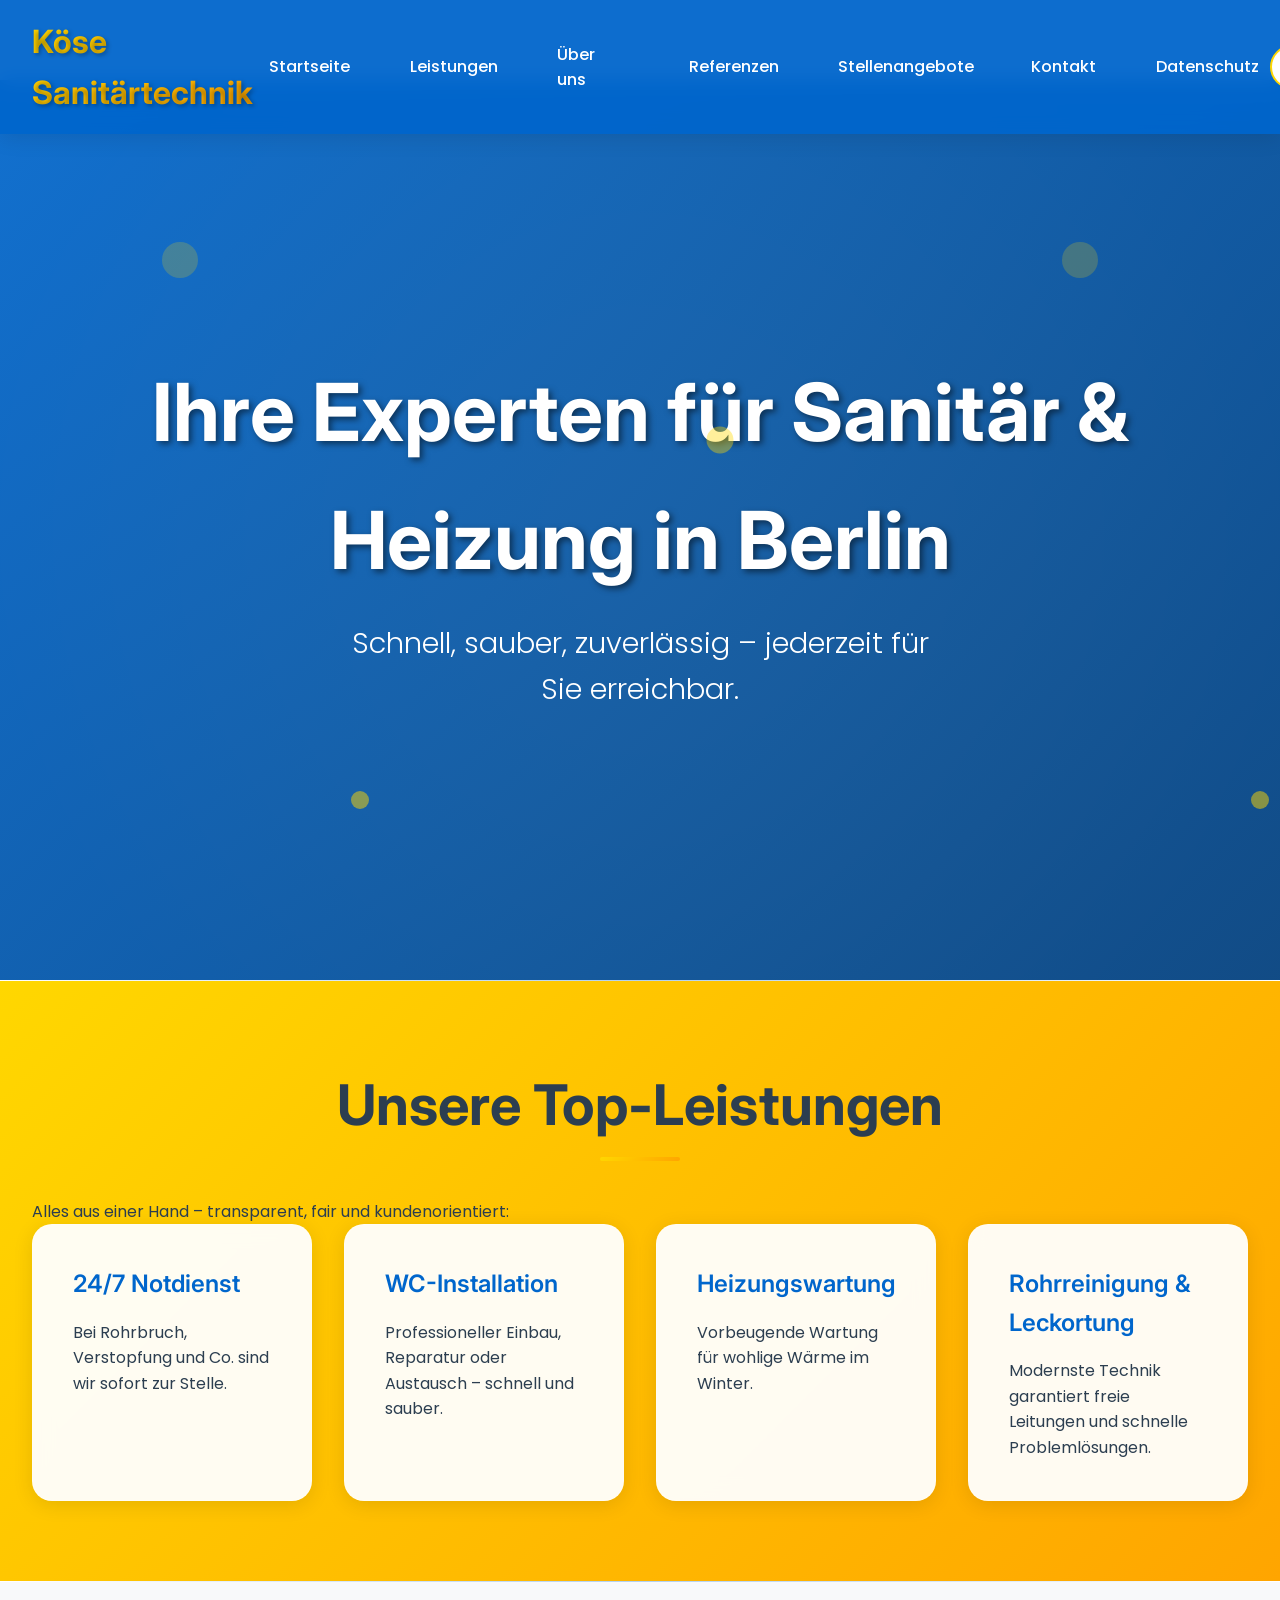
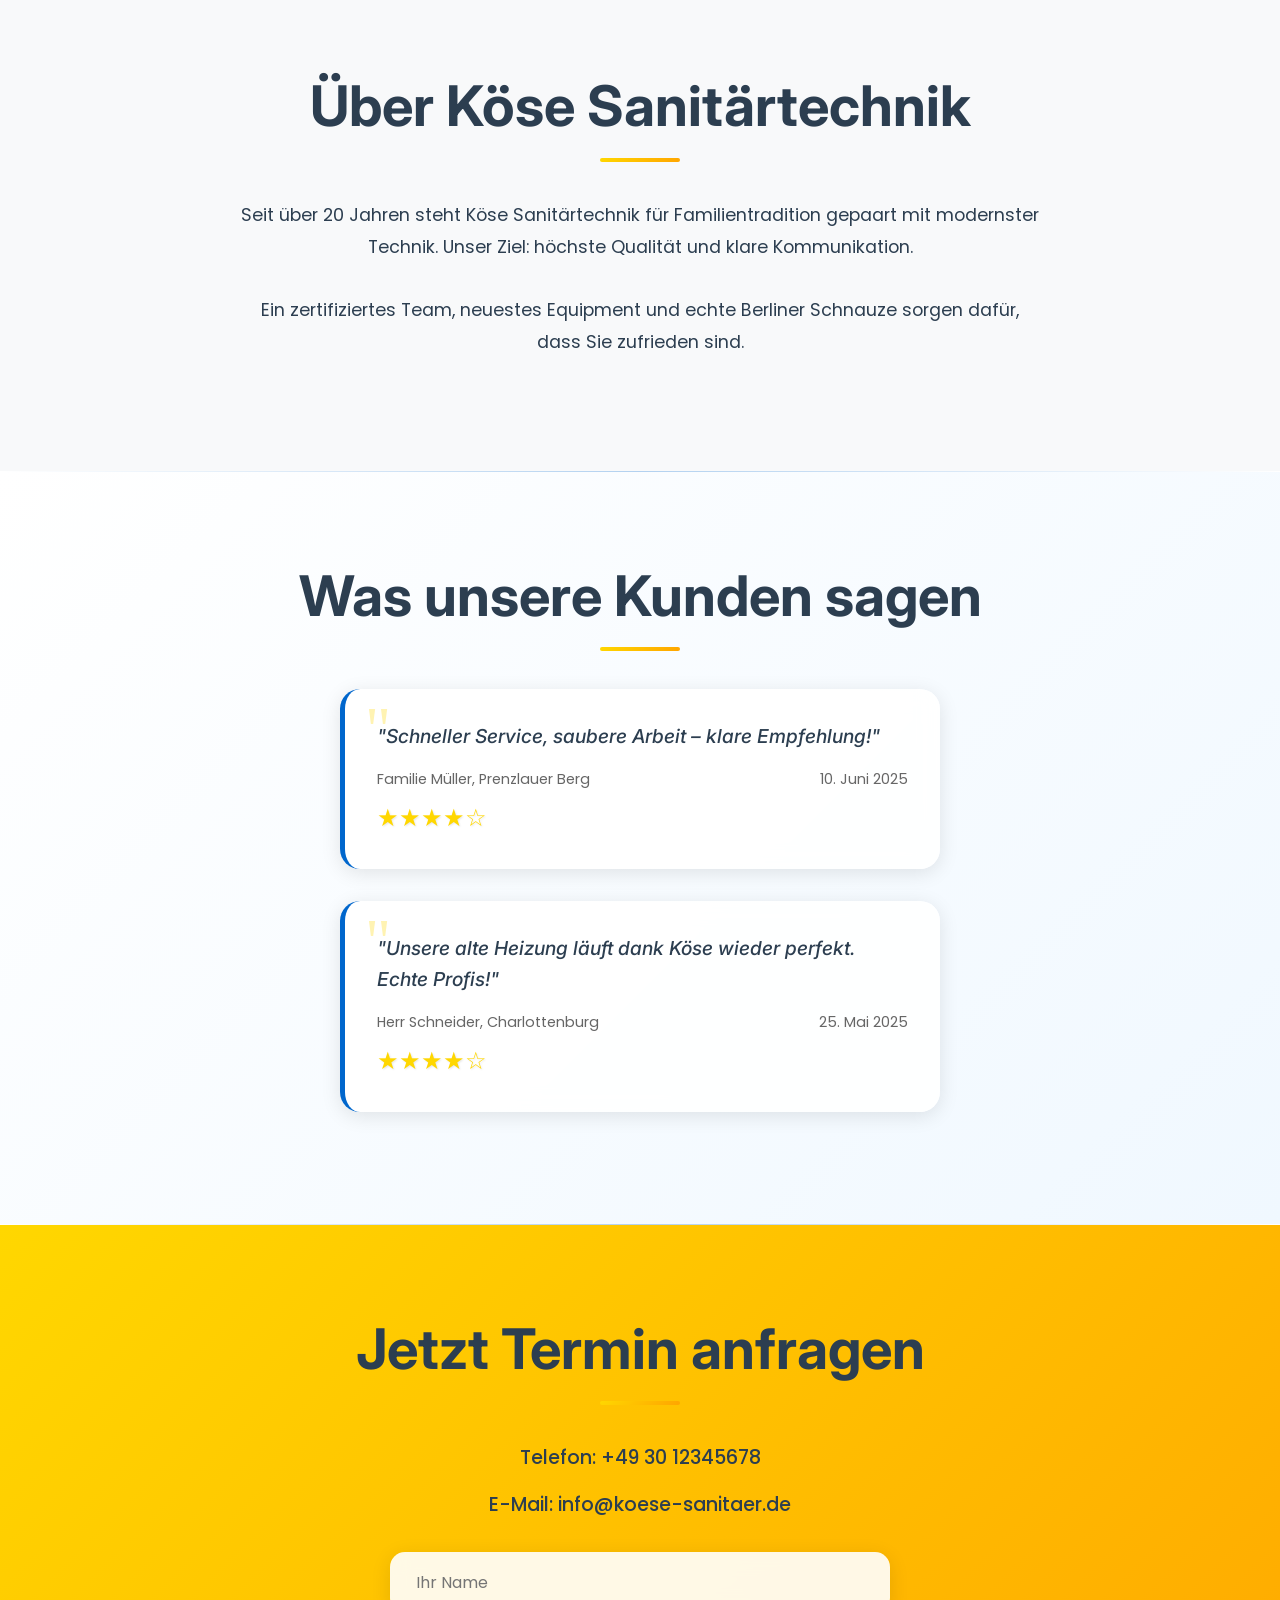
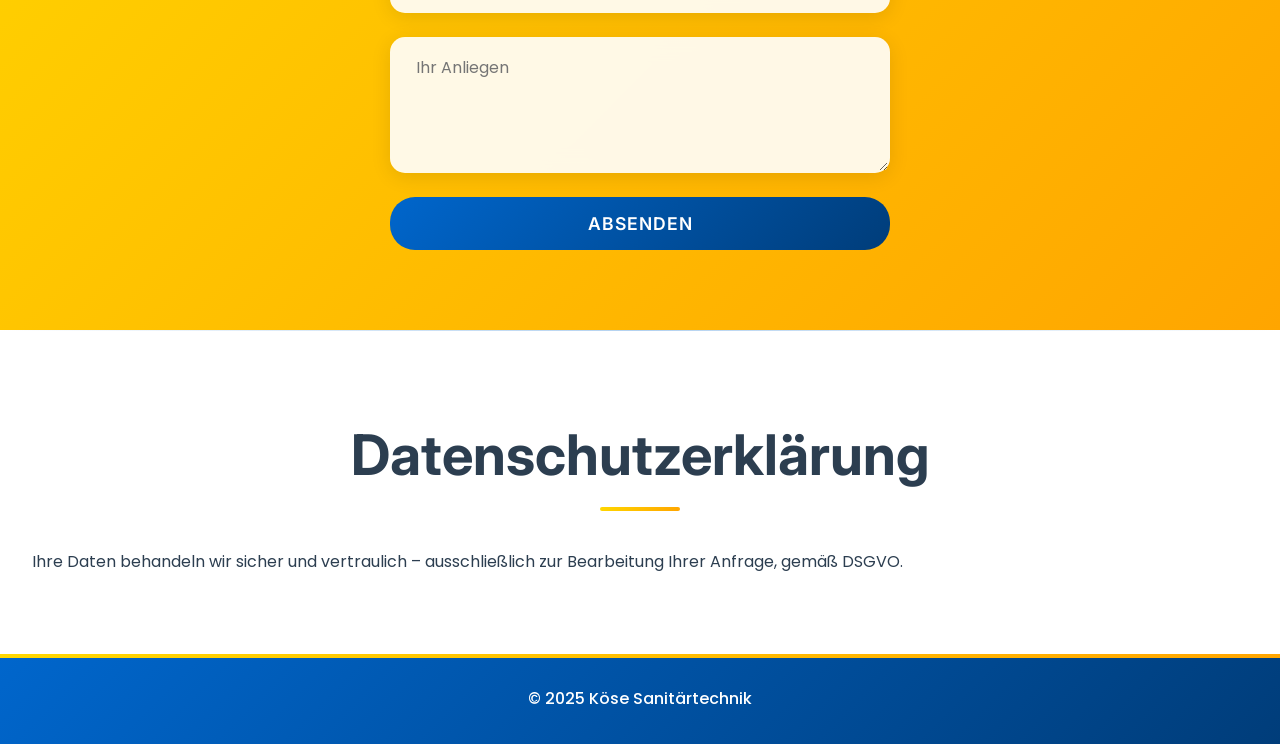
<file: final_index_html.html>
<!DOCTYPE html>
<html lang="de">
<head>
  <meta charset="UTF-8">
  <meta name="viewport" content="width=device-width, initial-scale=1.0">
  <title data-i18n="site.title">Köse Sanitärtechnik – Moderne Installationslösungen</title>
  <meta name="description" content="Ihr zuverlässiger Partner für Sanitär- und Heizungsservice in Berlin" data-i18n="site.tagline">
  <link rel="stylesheet" href="style.css">
  <script src="i18n.js" defer></script>
  <script src="animate.js" defer></script>
</head>
<body>
  <header class="site-header">
    <div class="logo">Köse Sanitärtechnik</div>
    <nav>
      <a href="#home" data-i18n="nav.home">Startseite</a>
      <a href="#services" data-i18n="nav.services">Leistungen</a>
      <a href="#about" data-i18n="nav.about">Über uns</a>
      <a href="#testimonials" data-i18n="nav.testimonials">Referenzen</a>
      <a href="javascript:void(0)" class="jobs-button" data-i18n="nav.jobs">Stellenangebote</a>
      <a href="#contact" data-i18n="nav.contact">Kontakt</a>
      <a href="#privacy" data-i18n="nav.privacy">Datenschutz</a>
    </nav>
    <select id="langSelect">
      <option value="de">Deutsch</option>
      <option value="en">English</option>
      <option value="tr">Türkçe</option>
      <option value="ru">Русский</option>
      <option value="ar">العربية</option>
    </select>
  </header>
  
  <main>
    <section id="home" class="hero">
      <h1 data-i18n="hero.heading">Ihre Experten für Sanitär & Heizung in Berlin</h1>
      <p data-i18n="hero.subheading">Schnell, sauber, zuverlässig – jederzeit für Sie erreichbar.</p>
    </section>
    
    <hr class="section-separator">
    
    <section id="services">
      <h2 data-i18n="services.heading">Unsere Top-Leistungen</h2>
      <p data-i18n="services.desc">Alles aus einer Hand – transparent, fair und kundenorientiert:</p>
      <div class="services-grid">
        <div class="card">
          <h3 data-i18n="service1.title">24/7 Notdienst</h3>
          <p data-i18n="service1.desc">Bei Rohrbruch, Verstopfung und Co. sind wir sofort zur Stelle.</p>
        </div>
        <div class="card">
          <h3 data-i18n="service2.title">WC-Installation</h3>
          <p data-i18n="service2.desc">Professioneller Einbau, Reparatur oder Austausch – schnell und sauber.</p>
        </div>
        <div class="card">
          <h3 data-i18n="service3.title">Heizungswartung</h3>
          <p data-i18n="service3.desc">Vorbeugende Wartung für wohlige Wärme im Winter.</p>
        </div>
        <div class="card">
          <h3 data-i18n="service4.title">Rohrreinigung & Leckortung</h3>
          <p data-i18n="service4.desc">Modernste Technik garantiert freie Leitungen und schnelle Problemlösungen.</p>
        </div>
      </div>
    </section>
    
    <hr class="section-separator">
    
    <section id="about">
      <h2 data-i18n="about.heading">Über Köse Sanitärtechnik</h2>
      <p data-i18n="about.paragraph1">Seit über 20 Jahren steht Köse Sanitärtechnik für Familientradition gepaart mit modernster Technik. Unser Ziel: höchste Qualität und klare Kommunikation.</p>
      <p data-i18n="about.paragraph2">Ein zertifiziertes Team, neuestes Equipment und echte Berliner Schnauze sorgen dafür, dass Sie zufrieden sind.</p>
    </section>
    
    <hr class="section-separator">
    
    <section id="testimonials">
      <h2 data-i18n="testimonials.heading">Was unsere Kunden sagen</h2>
      <div class="testimonial-box">
        <h4>"<span data-i18n="testimonial1.text">Schneller Service, saubere Arbeit – klare Empfehlung!</span>"</h4>
        <div class="meta">
          <span data-i18n="testimonial1.author">Familie Müller, Prenzlauer Berg</span>
          <span data-i18n="testimonial1.date">10. Juni 2025</span>
        </div>
        <div class="stars" data-i18n="testimonial1.rating">★★★★☆</div>
      </div>
      <div class="testimonial-box">
        <h4>"<span data-i18n="testimonial2.text">Unsere alte Heizung läuft dank Köse wieder perfekt. Echte Profis!</span>"</h4>
        <div class="meta">
          <span data-i18n="testimonial2.author">Herr Schneider, Charlottenburg</span>
          <span data-i18n="testimonial2.date">25. Mai 2025</span>
        </div>
        <div class="stars" data-i18n="testimonial2.rating">★★★★☆</div>
      </div>
    </section>
    
    <hr class="section-separator">
    
    <!-- Jobs Modal -->
    <div id="jobsModal" class="modal">
      <div class="modal-content">
        <span class="close">&times;</span>
        <h2 data-i18n="jobs.heading">Stellenangebote</h2>
        <p data-i18n="jobs.intro">Verstärkung gesucht!</p>
        <h3 data-i18n="jobs.positions_heading">Wir suchen:</h3>
        <ul>
          <li data-i18n="jobs.position1">Auszubildende (m/w/d) im Bereich Sanitär-, Heizungs- und Klimatechnik</li>
          <li data-i18n="jobs.position2">Gesellen (m/w/d) mit Erfahrung und Leidenschaft fürs Handwerk</li>
        </ul>
        <h3 data-i18n="jobs.expectation_heading">Was dich erwartet:</h3>
        <p data-i18n="jobs.expectation">Ein familiäres Arbeitsumfeld, abwechslungsreiche Einsätze in ganz Berlin und echte Entwicklungschancen. Bei uns lernst du alles von der Pike auf – modern, praxisnah und immer mit einem Spritzer Humor.</p>
        <p data-i18n="jobs.more_info">Mehr Infos zur Ausbildung findest du auch bei der Handwerkskammer Berlin.</p>
        <p data-i18n="jobs.contact">Interesse? Einfach melden: bewerbung@koese-sanitaer.de</p>
      </div>
    </div>
    
    <section id="contact">
      <h2 data-i18n="contact.heading">Jetzt Termin anfragen</h2>
      <p data-i18n="contact.phone">Telefon: +49 30 12345678</p>
      <p data-i18n="contact.email">E-Mail: info@koese-sanitaer.de</p>
      <form>
        <input type="text" data-i18n-placeholder="contact.formName" placeholder="Ihr Name">
        <textarea rows="4" data-i18n-placeholder="contact.formMessage" placeholder="Ihr Anliegen"></textarea>
        <button type="submit" data-i18n="contact.formSubmit">Absenden</button>
      </form>
    </section>
    
    <hr class="section-separator">
    
    <section id="privacy">
      <h2 data-i18n="privacy.heading">Datenschutzerklärung</h2>
      <p data-i18n="privacy.paragraph1">Ihre Daten behandeln wir sicher und vertraulich – ausschließlich zur Bearbeitung Ihrer Anfrage, gemäß DSGVO.</p>
    </section>
  </main>
  
  <footer>
    <p>&copy; 2025 Köse Sanitärtechnik</p>
  </footer>
</body>
</html>
</file>
<file: style.css>
@import url('https://fonts.googleapis.com/css2?family=Inter:wght@400;600;700&family=Poppins:wght@300;400;500;600;700&display=swap');

/* Enhanced Base Styles */
* {
  margin: 0;
  padding: 0;
  box-sizing: border-box;
}

:root {
  --primary-blue: #0066CC;
  --primary-yellow: #FFD700;
  --accent-red: #FF4757;
  --dark-blue: #003d7a;
  --light-gray: #f8f9fa;
  --text-dark: #2c3e50;
  --text-light: #ffffff;
  --shadow-soft: 0 4px 20px rgba(0,0,0,0.1);
  --shadow-hover: 0 8px 30px rgba(0,0,0,0.15);
  --gradient-primary: linear-gradient(135deg, var(--primary-blue), var(--dark-blue));
  --gradient-yellow: linear-gradient(135deg, #FFD700, #FFA500);
}

body {
  font-family: 'Poppins', Arial, sans-serif;
  color: var(--text-dark);
  line-height: 1.6;
  overflow-x: hidden;
}

/* Enhanced Header */
.site-header {
  position: fixed;
  top: 0;
  width: 100%;
  display: flex;
  justify-content: space-between;
  align-items: center;
  padding: 1rem 2rem;
  background: rgba(0, 102, 204, 0.95);
  backdrop-filter: blur(10px);
  color: var(--text-light);
  z-index: 1000;
  box-shadow: var(--shadow-soft);
  transition: all 0.3s ease;
}

.site-header.scrolled {
  padding: 0.5rem 2rem;
  background: rgba(0, 102, 204, 0.98);
}

.logo {
  font-family: 'Inter', sans-serif;
  font-size: 2rem;
  font-weight: 700;
  background: var(--gradient-yellow);
  -webkit-background-clip: text;
  -webkit-text-fill-color: transparent;
  background-clip: text;
  text-shadow: 2px 2px 4px rgba(0,0,0,0.3);
}

/* Enhanced Navigation */
nav {
  display: flex;
  gap: 2rem;
  align-items: center;
}

nav a {
  position: relative;
  text-decoration: none;
  color: var(--text-light);
  font-weight: 500;
  padding: 0.5rem 1rem;
  border-radius: 25px;
  transition: all 0.3s ease;
  overflow: hidden;
}

nav a::before {
  content: '';
  position: absolute;
  top: 0;
  left: -100%;
  width: 100%;
  height: 100%;
  background: var(--gradient-yellow);
  transition: left 0.3s ease;
  z-index: -1;
}

nav a:hover::before {
  left: 0;
}

nav a:hover {
  color: var(--text-dark);
  transform: translateY(-2px);
}

/* Remove old separators */
nav a::after {
  display: none;
}

select {
  padding: 0.6rem 1rem;
  border-radius: 25px;
  border: 2px solid var(--primary-yellow);
  font-family: 'Poppins', sans-serif;
  background: var(--text-light);
  color: var(--text-dark);
  font-weight: 500;
  cursor: pointer;
  transition: all 0.3s ease;
}

select:hover {
  transform: scale(1.05);
  box-shadow: var(--shadow-soft);
}

/* Enhanced Hero */
.hero {
  display: flex;
  flex-direction: column;
  align-items: center;
  justify-content: center;
  height: 100vh;
  background: linear-gradient(135deg, rgba(0,102,204,0.9), rgba(0,61,122,0.9)), 
              url('data:image/svg+xml,<svg xmlns="http://www.w3.org/2000/svg" viewBox="0 0 1000 1000"><defs><radialGradient id="a" cx="50%" cy="50%"><stop offset="0%" style="stop-color:%23FFD700;stop-opacity:0.1"/><stop offset="100%" style="stop-color:%230066CC;stop-opacity:0.3"/></radialGradient></defs><rect width="100%" height="100%" fill="url(%23a)"/></svg>');
  background-size: cover;
  background-position: center;
  color: var(--text-light);
  text-align: center;
  padding: 0 2rem;
  position: relative;
  margin-top: 80px;
}

.hero::before {
  content: '';
  position: absolute;
  top: 0;
  left: 0;
  right: 0;
  bottom: 0;
  background: url('data:image/svg+xml,<svg xmlns="http://www.w3.org/2000/svg" viewBox="0 0 100 100"><circle cx="20" cy="20" r="2" fill="rgba(255,215,0,0.3)"><animate attributeName="opacity" values="0;1;0" dur="3s" repeatCount="indefinite"/></circle><circle cx="80" cy="40" r="1.5" fill="rgba(255,215,0,0.4)"><animate attributeName="opacity" values="1;0;1" dur="2s" repeatCount="indefinite"/></circle><circle cx="40" cy="80" r="1" fill="rgba(255,215,0,0.5)"><animate attributeName="opacity" values="0;1;0" dur="4s" repeatCount="indefinite"/></circle></svg>');
  pointer-events: none;
}

.hero h1 {
  font-family: 'Inter', sans-serif;
  font-size: clamp(3rem, 8vw, 5rem);
  font-weight: 700;
  margin-bottom: 1rem;
  text-shadow: 3px 3px 6px rgba(0,0,0,0.5);
  animation: heroFloat 6s ease-in-out infinite;
}

.hero p {
  font-size: clamp(1.2rem, 3vw, 1.8rem);
  font-weight: 300;
  max-width: 600px;
  animation: heroFloat 6s ease-in-out infinite 0.5s;
}

@keyframes heroFloat {
  0%, 100% { transform: translateY(0px); }
  50% { transform: translateY(-10px); }
}

/* Enhanced Sections */
section {
  padding: 5rem 2rem;
  position: relative;
  opacity: 0;
  transform: translateY(50px);
  transition: all 0.8s cubic-bezier(0.25, 0.46, 0.45, 0.94);
}

section.in-view {
  opacity: 1;
  transform: translateY(0);
}

section h2 {
  font-family: 'Inter', sans-serif;
  font-size: clamp(2.5rem, 5vw, 3.5rem);
  font-weight: 700;
  text-align: center;
  margin-bottom: 3rem;
  position: relative;
}

section h2::after {
  content: '';
  position: absolute;
  bottom: -10px;
  left: 50%;
  transform: translateX(-50%);
  width: 80px;
  height: 4px;
  background: var(--gradient-yellow);
  border-radius: 2px;
}

/* Enhanced Services */
#services {
  background: var(--gradient-yellow);
  position: relative;
  overflow: hidden;
}

#services::before {
  content: '';
  position: absolute;
  top: -50%;
  left: -50%;
  width: 200%;
  height: 200%;
  background: url('data:image/svg+xml,<svg xmlns="http://www.w3.org/2000/svg" viewBox="0 0 60 60"><circle cx="30" cy="30" r="1" fill="rgba(0,102,204,0.1)"/></svg>');
  animation: float 20s linear infinite;
}

@keyframes float {
  0% { transform: translate(-50%, -50%) rotate(0deg); }
  100% { transform: translate(-50%, -50%) rotate(360deg); }
}

.services-grid {
  display: grid;
  gap: 2rem;
  grid-template-columns: repeat(auto-fit, minmax(280px, 1fr));
  position: relative;
  z-index: 2;
}

.card {
  background: rgba(255, 255, 255, 0.95);
  backdrop-filter: blur(10px);
  padding: 2.5rem;
  border-radius: 20px;
  box-shadow: var(--shadow-soft);
  transition: all 0.4s cubic-bezier(0.25, 0.46, 0.45, 0.94);
  border: 1px solid rgba(255, 255, 255, 0.2);
  position: relative;
  overflow: hidden;
}

.card::before {
  content: '';
  position: absolute;
  top: 0;
  left: -100%;
  width: 100%;
  height: 100%;
  background: linear-gradient(90deg, transparent, rgba(0,102,204,0.1), transparent);
  transition: left 0.6s ease;
}

.card:hover::before {
  left: 100%;
}

.card:hover {
  transform: translateY(-10px) scale(1.02);
  box-shadow: var(--shadow-hover);
  border-color: var(--primary-blue);
}

.card h3 {
  font-family: 'Inter', sans-serif;
  color: var(--primary-blue);
  font-size: 1.5rem;
  font-weight: 600;
  margin-bottom: 1rem;
  transition: all 0.3s ease;
}

.card:hover h3 {
  color: var(--accent-red);
  transform: scale(1.05);
}

/* Enhanced About */
#about {
  background: var(--light-gray);
  position: relative;
}

#about p {
  max-width: 800px;
  margin: 0 auto 2rem;
  font-size: 1.1rem;
  text-align: center;
  line-height: 1.8;
}

/* Enhanced Testimonials */
#testimonials {
  background: linear-gradient(135deg, var(--text-light), #f0f8ff);
  position: relative;
}

.testimonial-box {
  background: rgba(255, 255, 255, 0.9);
  backdrop-filter: blur(10px);
  padding: 2rem;
  margin: 0 auto 2rem;
  max-width: 600px;
  border-radius: 20px;
  border-left: 5px solid var(--primary-blue);
  box-shadow: var(--shadow-soft);
  transition: all 0.3s ease;
  position: relative;
  overflow: hidden;
}

.testimonial-box:hover {
  transform: translateY(-5px);
  box-shadow: var(--shadow-hover);
}

.testimonial-box::before {
  content: '"';
  position: absolute;
  top: -10px;
  left: 20px;
  font-size: 4rem;
  color: var(--primary-yellow);
  font-family: serif;
  opacity: 0.3;
}

.testimonial-box h4 {
  font-family: 'Inter', sans-serif;
  font-size: 1.2rem;
  font-weight: 500;
  margin-bottom: 1rem;
  font-style: italic;
}

.testimonial-box .meta {
  display: flex;
  justify-content: space-between;
  align-items: center;
  font-size: 0.9rem;
  color: #666;
  margin-bottom: 0.5rem;
}

.testimonial-box .stars {
  color: var(--primary-yellow);
  font-size: 1.5rem;
  text-shadow: 1px 1px 2px rgba(0,0,0,0.1);
}

/* Enhanced Modal */
.modal {
  display: none;
  position: fixed;
  top: 0;
  left: 0;
  width: 100%;
  height: 100%;
  background: rgba(0, 0, 0, 0.8);
  backdrop-filter: blur(5px);
  align-items: center;
  justify-content: center;
  z-index: 2000;
  animation: modalFadeIn 0.3s ease;
}

@keyframes modalFadeIn {
  from { opacity: 0; }
  to { opacity: 1; }
}

.modal-content {
  background: var(--text-light);
  padding: 3rem;
  border-radius: 20px;
  width: 90%;
  max-width: 700px;
  max-height: 80vh;
  overflow-y: auto;
  position: relative;
  box-shadow: 0 20px 60px rgba(0,0,0,0.3);
  animation: modalSlideIn 0.3s ease;
}

@keyframes modalSlideIn {
  from { transform: translateY(-50px) scale(0.9); }
  to { transform: translateY(0) scale(1); }
}

.close {
  position: absolute;
  top: 1rem;
  right: 1.5rem;
  font-size: 2rem;
  cursor: pointer;
  color: #999;
  transition: all 0.3s ease;
  width: 40px;
  height: 40px;
  display: flex;
  align-items: center;
  justify-content: center;
  border-radius: 50%;
}

.close:hover {
  color: var(--accent-red);
  background: rgba(255, 71, 87, 0.1);
  transform: rotate(90deg);
}

/* Enhanced Contact */
#contact {
  background: var(--gradient-yellow);
  position: relative;
}

#contact p {
  text-align: center;
  font-size: 1.2rem;
  font-weight: 500;
  margin-bottom: 1rem;
  color: var(--text-dark);
}

form {
  display: grid;
  gap: 1.5rem;
  max-width: 500px;
  margin: 2rem auto 0;
}

input, textarea {
  padding: 1rem 1.5rem;
  border: 2px solid transparent;
  border-radius: 15px;
  font-family: 'Poppins', sans-serif;
  font-size: 1rem;
  background: rgba(255, 255, 255, 0.9);
  backdrop-filter: blur(10px);
  transition: all 0.3s ease;
  box-shadow: var(--shadow-soft);
}

input:focus, textarea:focus {
  outline: none;
  border-color: var(--primary-blue);
  transform: translateY(-2px);
  box-shadow: var(--shadow-hover);
}

/* Enhanced Buttons */
button {
  font-family: 'Inter', sans-serif;
  font-weight: 600;
  font-size: 1.1rem;
  padding: 1rem 2rem;
  border: none;
  border-radius: 25px;
  background: var(--gradient-primary);
  color: var(--text-light);
  cursor: pointer;
  transition: all 0.3s ease;
  position: relative;
  overflow: hidden;
  text-transform: uppercase;
  letter-spacing: 1px;
}

button::before {
  content: '';
  position: absolute;
  top: 0;
  left: -100%;
  width: 100%;
  height: 100%;
  background: linear-gradient(90deg, transparent, rgba(255,255,255,0.2), transparent);
  transition: left 0.5s ease;
}

button:hover::before {
  left: 100%;
}

button:hover {
  transform: translateY(-3px) scale(1.05);
  box-shadow: 0 10px 25px rgba(0,102,204,0.4);
}

button:active {
  transform: translateY(-1px) scale(1.02);
}

/* Enhanced Footer */
footer {
  text-align: center;
  padding: 2rem;
  background: var(--gradient-primary);
  color: var(--text-light);
  font-weight: 500;
  position: relative;
}

footer::before {
  content: '';
  position: absolute;
  top: 0;
  left: 0;
  right: 0;
  height: 4px;
  background: var(--gradient-yellow);
}

/* Enhanced Responsive Design */
@media (max-width: 768px) {
  .site-header {
    padding: 1rem;
    flex-direction: column;
    gap: 1rem;
  }
  
  nav {
    gap: 1rem;
    flex-wrap: wrap;
    justify-content: center;
  }
  
  nav a {
    padding: 0.3rem 0.8rem;
    font-size: 0.9rem;
  }
  
  .hero {
    margin-top: 120px;
    height: calc(100vh - 120px);
  }
  
  section {
    padding: 3rem 1rem;
  }
  
  .services-grid {
    grid-template-columns: 1fr;
    gap: 1.5rem;
  }
  
  .modal-content {
    padding: 2rem;
    margin: 1rem;
  }
}

@media (max-width: 480px) {
  .logo {
    font-size: 1.5rem;
  }
  
  nav a {
    padding: 0.25rem 0.6rem;
    font-size: 0.8rem;
  }
  
  .hero h1 {
    font-size: 2.5rem;
  }
  
  .hero p {
    font-size: 1.1rem;
  }
  
  section h2 {
    font-size: 2rem;
  }
}

/* Enhanced Section Separator */
.section-separator {
  border: 0;
  height: 1px;
  background: linear-gradient(90deg, transparent, var(--primary-blue), transparent);
  margin: 0;
  opacity: 0.3;
}

/* Add smooth scrolling */
html {
  scroll-behavior: smooth;
}

/* Enhanced scroll-to-top behavior */
body {
  scroll-padding-top: 100px;
}
</file>
